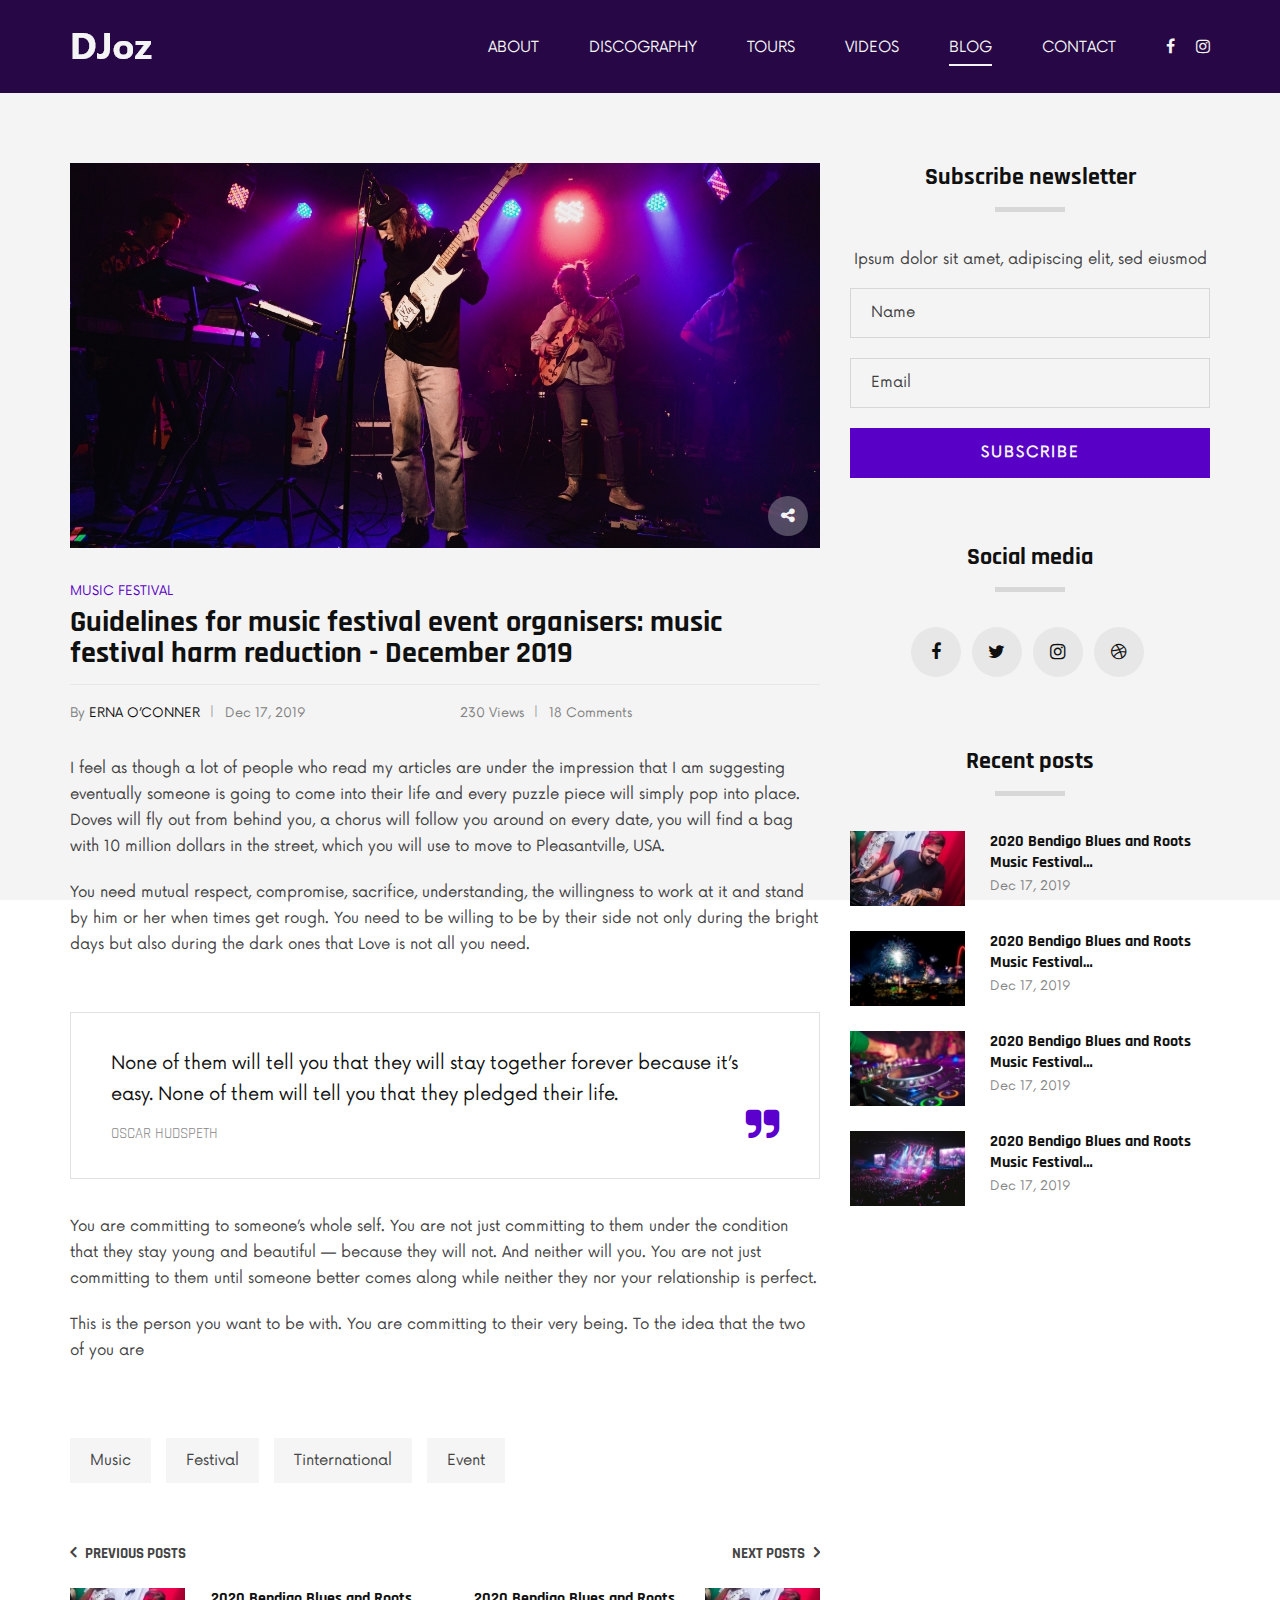
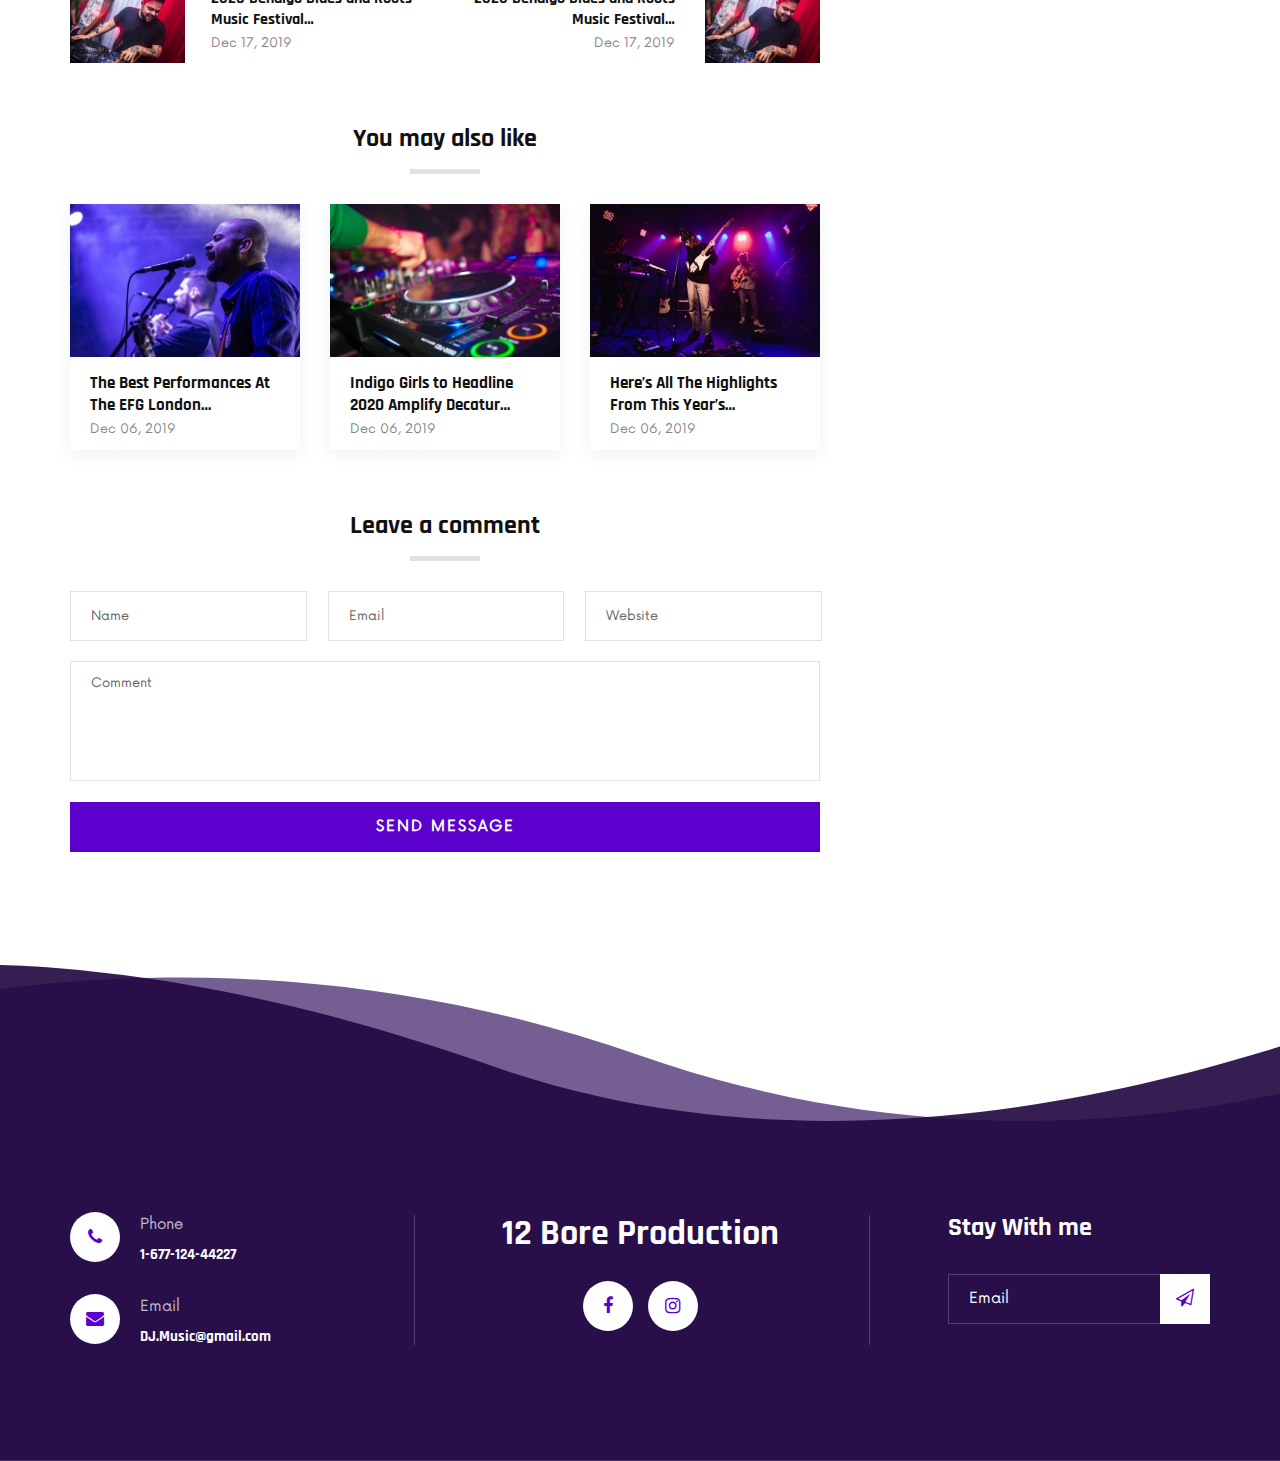
<file: blog-details.html>
<!DOCTYPE html>
<html lang="zxx">

<head>
    <meta charset="UTF-8">
    <meta name="description" content="12Bore Production">
    <meta name="keywords" content="DJoz, unica, creative, html">
    <meta name="viewport" content="width=device-width, initial-scale=1.0">
    <meta http-equiv="X-UA-Compatible" content="ie=edge">
    <title>12Bore | Production</title>

    <!-- Google Font -->
    <link href="https://fonts.googleapis.com/css2?family=Rajdhani:wght@400;500;600;700&display=swap" rel="stylesheet">

    <!-- Css Styles -->
    <link rel="stylesheet" href="css/bootstrap.min.css" type="text/css">
    <link rel="stylesheet" href="css/font-awesome.min.css" type="text/css">
    <link rel="stylesheet" href="css/barfiller.css" type="text/css">
    <link rel="stylesheet" href="css/nowfont.css" type="text/css">
    <link rel="stylesheet" href="css/rockville.css" type="text/css">
    <link rel="stylesheet" href="css/magnific-popup.css" type="text/css">
    <link rel="stylesheet" href="css/owl.carousel.min.css" type="text/css">
    <link rel="stylesheet" href="css/slicknav.min.css" type="text/css">
    <link rel="stylesheet" href="css/style.css" type="text/css">
</head>

<body>
    <!-- Page Preloder -->
    <div id="preloder">
        <div class="loader"></div>
    </div>

    <!-- Header Section Begin -->
    <header class="header header--normal">
        <div class="container">
            <div class="row">
                <div class="col-lg-2 col-md-2">
                    <div class="header__logo">
                        <a href="./index.html"><img src="img/logo.png" alt=""></a>
                    </div>
                </div>
                <div class="col-lg-10 col-md-10">
                    <div class="header__nav">
                        <nav class="header__menu mobile-menu">
                            <ul>
                                <!-- <li><a href="./index.html">Home</a></li> -->
                                <li><a href="./about.html">About</a></li>
                                <li><a href="./discography.html">Discography</a></li>
                                <li><a href="./tours.html">Tours</a></li>
                                <li><a href="./videos.html">Videos</a></li>
                                <li class="active"><a href="./blog.html">Blog</a>
                                    <ul class="dropdown">
                                        <li><a href="./blog-details.html">Blog Details</a></li>
                                    </ul>
                                </li>
                                <li><a href="./contact.html">Contact</a></li>
                            </ul>
                        </nav>
                        <div class="header__right__social">
                            <a href="https://www.facebook.com/RajaHaseebRHR/"><i class="fa fa-facebook"></i></a>
                            <a href="https://www.instagram.com/rajahaseebrhr?igsh=dzNycm5hNXp4YnQ4"><i class="fa fa-instagram"></i></a>
                        </div>
                    </div>
                </div>
            </div>
            <div id="mobile-menu-wrap"></div>
        </div>
    </header>
    <!-- Header Section End -->

    <!-- Breadcrumb Begin -->
    <!-- <div class="breadcrumb-option">
        <div class="container">
            <div class="row">
                <div class="col-lg-12">
                    <div class="breadcrumb__links">
                        <a href="#"><i class="fa fa-home"></i> Home</a>
                        <a href="#">Blog</a>
                        <span>Guidelines for music festival event organisers: music festival harm reduction - December
                            2019</span>
                    </div>
                </div>
            </div>
        </div>
    </div> -->
    <!-- Breadcrumb End -->

    <!-- Blog Details Section Begin -->
    <section class="blog-details spad">
        <div class="container">
            <div class="row">
                <div class="col-lg-8">
                    <div class="blog__details__content">
                        <div class="blog__details__item">
                            <div class="blog__details__item__pic set-bg" data-setbg="img/blog/details/details-pic.jpg">
                                <a href="#"><i class="fa fa-share-alt"></i></a>
                            </div>
                            <div class="blog__details__item__text">
                                <span>Music festival</span>
                                <h3>Guidelines for music festival event organisers: music festival harm reduction -
                                    December 2019</h3>
                                <div class="blog__details__item__widget">
                                    <div class="row">
                                        <div class="col-lg-6">
                                            <ul>
                                                <li>By <span>Erna O’Conner</span></li>
                                                <li>Dec 17, 2019</li>
                                            </ul>
                                        </div>
                                        <div class="col-lg-6">
                                            <ul>
                                                <li>230 Views</li>
                                                <li>18 Comments</li>
                                            </ul>
                                        </div>
                                    </div>
                                </div>
                            </div>
                        </div>
                        <div class="blog__details__desc">
                            <p>I feel as though a lot of people who read my articles are under the impression that I am
                                suggesting eventually someone is going to come into their life and every puzzle piece
                                will simply pop into place. Doves will fly out from behind you, a chorus will follow you
                                around on every date, you will find a bag with 10 million dollars in the street, which
                                you will use to move to Pleasantville, USA.</p>
                            <p>You need mutual respect, compromise, sacrifice, understanding, the willingness to work at
                                it and stand by him or her when times get rough. You need to be willing to be by their
                                side not only during the bright days but also during the dark ones that Love is not all
                                you need.</p>
                        </div>
                        <div class="blog__details__quote">
                            <p>None of them will tell you that they will stay together forever because it’s easy. None
                                of them will tell you that they pledged their life.</p>
                            <h6>OSCAR HUDSPETH</h6>
                            <i class="fa fa-quote-right"></i>
                        </div>
                        <div class="blog__details__desc">
                            <p>You are committing to someone’s whole self. You are not just committing to them under the
                                condition that they stay young and beautiful — because they will not. And neither will
                                you. You are not just committing to them until someone better comes along while neither
                                they nor your relationship is perfect.</p>
                            <p>This is the person you want to be with. You are committing to their very being. To the
                                idea that the two of you are</p>
                        </div>
                        <div class="blog__details__tags">
                            <a href="#">Music</a>
                            <a href="#">Festival</a>
                            <a href="#">Tinternational</a>
                            <a href="#">Event</a>
                        </div>
                        <div class="blog__details__option">
                            <div class="row">
                                <div class="col-lg-6 col-md-6 col-sm-6">
                                    <a href="#" class="blog__option__btn">
                                        <h6 class="option__btn__name"><i class="fa fa-angle-left"></i> Previous posts
                                        </h6>
                                        <div class="blog__option__btn__item">
                                            <div class="blog__option__btn__pic">
                                                <img src="img/blog/details/blog-change.jpg" alt="">
                                            </div>
                                            <div class="blog__option__btn__text">
                                                <h6>2020 Bendigo Blues and Roots Music Festival…</h6>
                                                <span>Dec 17, 2019</span>
                                            </div>
                                        </div>
                                    </a>
                                </div>
                                <div class="col-lg-6 col-md-6 col-sm-6">
                                    <a href="#" class="blog__option__btn blog__option__btn--next">
                                        <h6 class="option__btn__name">Next posts <i class="fa fa-angle-right"></i></h6>
                                        <div class="blog__option__btn__item">
                                            <div class="blog__option__btn__pic">
                                                <img src="img/blog/details/blog-change.jpg" alt="">
                                            </div>
                                            <div class="blog__option__btn__text">
                                                <h6>2020 Bendigo Blues and Roots Music Festival…</h6>
                                                <span>Dec 17, 2019</span>
                                            </div>
                                        </div>
                                    </a>
                                </div>
                            </div>
                        </div>
                        <div class="blog__details__services">
                            <div class="row">
                                <div class="col-lg-12">
                                    <div class="blog__details__services__title">
                                        <h4>You may also like</h4>
                                    </div>
                                </div>
                            </div>
                            <div class="row">
                                <div class="col-lg-4 col-md-6 col-sm-6">
                                    <div class="blog__details__services__item">
                                        <div class="blog__details__services__item__pic">
                                            <img src="img/blog/details/bs-1.jpg" alt="">
                                        </div>
                                        <div class="blog__details__services__item__text">
                                            <h6><a href="#">The Best Performances At The EFG London…</a></h6>
                                            <span>Dec 06, 2019</span>
                                        </div>
                                    </div>
                                </div>
                                <div class="col-lg-4 col-md-6 col-sm-6">
                                    <div class="blog__details__services__item">
                                        <div class="blog__details__services__item__pic">
                                            <img src="img/blog/details/bs-2.jpg" alt="">
                                        </div>
                                        <div class="blog__details__services__item__text">
                                            <h6><a href="#">Indigo Girls to Headline 2020 Amplify Decatur…</a></h6>
                                            <span>Dec 06, 2019</span>
                                        </div>
                                    </div>
                                </div>
                                <div class="col-lg-4 col-md-6 col-sm-6">
                                    <div class="blog__details__services__item">
                                        <div class="blog__details__services__item__pic">
                                            <img src="img/blog/details/bs-3.jpg" alt="">
                                        </div>
                                        <div class="blog__details__services__item__text">
                                            <h6><a href="#">Here’s All The Highlights From This Year’s…</a></h6>
                                            <span>Dec 06, 2019</span>
                                        </div>
                                    </div>
                                </div>
                            </div>
                        </div>
                        <div class="blog__details__form">
                            <div class="blog__details__form__title">
                                <h4>Leave a comment</h4>
                            </div>
                            <form action="#">
                                <div class="input__list">
                                    <input type="text" placeholder="Name">
                                    <input type="text" placeholder="Email">
                                    <input type="text" placeholder="Website">
                                </div>
                                <textarea placeholder="Comment"></textarea>
                                <button type="submit" class="site-btn">SEND MESSAGE</button>
                            </form>
                        </div>
                    </div>
                </div>
                <div class="col-lg-4">
                    <div class="blog__sidebar">
                        <div class="blog__sidebar__item">
                            <div class="blog__sidebar__title">
                                <h4>Subscribe newsletter</h4>
                            </div>
                            <p>Ipsum dolor sit amet, adipiscing elit, sed eiusmod </p>
                            <form action="#">
                                <input type="text" placeholder="Name">
                                <input type="text" placeholder="Email">
                                <button type="submit" class="site-btn">Subscribe</button>
                            </form>
                        </div>
                        <div class="blog__sidebar__item">
                            <div class="blog__sidebar__title">
                                <h4>Social media</h4>
                            </div>
                            <div class="blog__sidebar__social">
                                <a href="#"><i class="fa fa-facebook"></i></a>
                                <a href="#"><i class="fa fa-twitter"></i></a>
                                <a href="#"><i class="fa fa-instagram"></i></a>
                                <a href="#"><i class="fa fa-dribbble"></i></a>
                            </div>
                        </div>
                        <div class="blog__sidebar__item">
                            <div class="blog__sidebar__title">
                                <h4>Recent posts</h4>
                            </div>
                            <a href="#" class="recent__item">
                                <div class="recent__item__pic">
                                    <img src="img/blog/br-1.jpg" alt="">
                                </div>
                                <div class="recent__item__text">
                                    <h6>2020 Bendigo Blues and Roots Music Festival…</h6>
                                    <span>Dec 17, 2019</span>
                                </div>
                            </a>
                            <a href="#" class="recent__item">
                                <div class="recent__item__pic">
                                    <img src="img/blog/br-2.jpg" alt="">
                                </div>
                                <div class="recent__item__text">
                                    <h6>2020 Bendigo Blues and Roots Music Festival…</h6>
                                    <span>Dec 17, 2019</span>
                                </div>
                            </a>
                            <a href="#" class="recent__item">
                                <div class="recent__item__pic">
                                    <img src="img/blog/br-3.jpg" alt="">
                                </div>
                                <div class="recent__item__text">
                                    <h6>2020 Bendigo Blues and Roots Music Festival…</h6>
                                    <span>Dec 17, 2019</span>
                                </div>
                            </a>
                            <a href="#" class="recent__item">
                                <div class="recent__item__pic">
                                    <img src="img/blog/br-4.jpg" alt="">
                                </div>
                                <div class="recent__item__text">
                                    <h6>2020 Bendigo Blues and Roots Music Festival…</h6>
                                    <span>Dec 17, 2019</span>
                                </div>
                            </a>
                        </div>
                    </div>
                </div>
            </div>
        </div>
    </section>
    <!-- Blog Details Section End -->

    <!-- Footer Section Begin -->
    <footer class="footer footer--normal spad set-bg" data-setbg="img/footer-bg.png">
        <div class="container">
            <div class="row">
                <div class="col-lg-3 col-md-6">
                    <div class="footer__address">
                        <ul>
                            <li>
                                <i class="fa fa-phone"></i>
                                <p>Phone</p>
                                <h6>1-677-124-44227</h6>
                            </li>
                            <li>
                                <i class="fa fa-envelope"></i>
                                <p>Email</p>
                                <h6>DJ.Music@gmail.com</h6>
                            </li>
                        </ul>
                    </div>
                </div>
                <div class="col-lg-4 offset-lg-1 col-md-6">
                    <div class="footer__social">
                        <h2>12 Bore Production</h2>
                        <div class="footer__social__links">
                            <a href="https://www.facebook.com/RajaHaseebRHR/"><i class="fa fa-facebook"></i></a>
                            <a href="https://www.instagram.com/rajahaseebrhr?igsh=dzNycm5hNXp4YnQ4"><i class="fa fa-instagram"></i></a>
                        </div>
                    </div>
                </div>
                <div class="col-lg-3 offset-lg-1 col-md-6">
                    <div class="footer__newslatter">
                        <h4>Stay With me</h4>
                        <form action="#">
                            <input type="text" placeholder="Email">
                            <button type="submit"><i class="fa fa-send-o"></i></button>
                        </form>
                    </div>
                </div>
            </div>
        </div>
    </footer>
    <!-- Footer Section End -->

    <!-- Js Plugins -->
    <script src="js/jquery-3.3.1.min.js"></script>
    <script src="js/bootstrap.min.js"></script>
    <script src="js/jquery.magnific-popup.min.js"></script>
    <script src="js/jquery.nicescroll.min.js"></script>
    <script src="js/jquery.barfiller.js"></script>
    <script src="js/jquery.countdown.min.js"></script>
    <script src="js/jquery.slicknav.js"></script>
    <script src="js/owl.carousel.min.js"></script>
    <script src="js/main.js"></script>

    <!-- Music Plugin -->
    <script src="js/jquery.jplayer.min.js"></script>
    <script src="js/jplayerInit.js"></script>
</body>

</html>
</file>
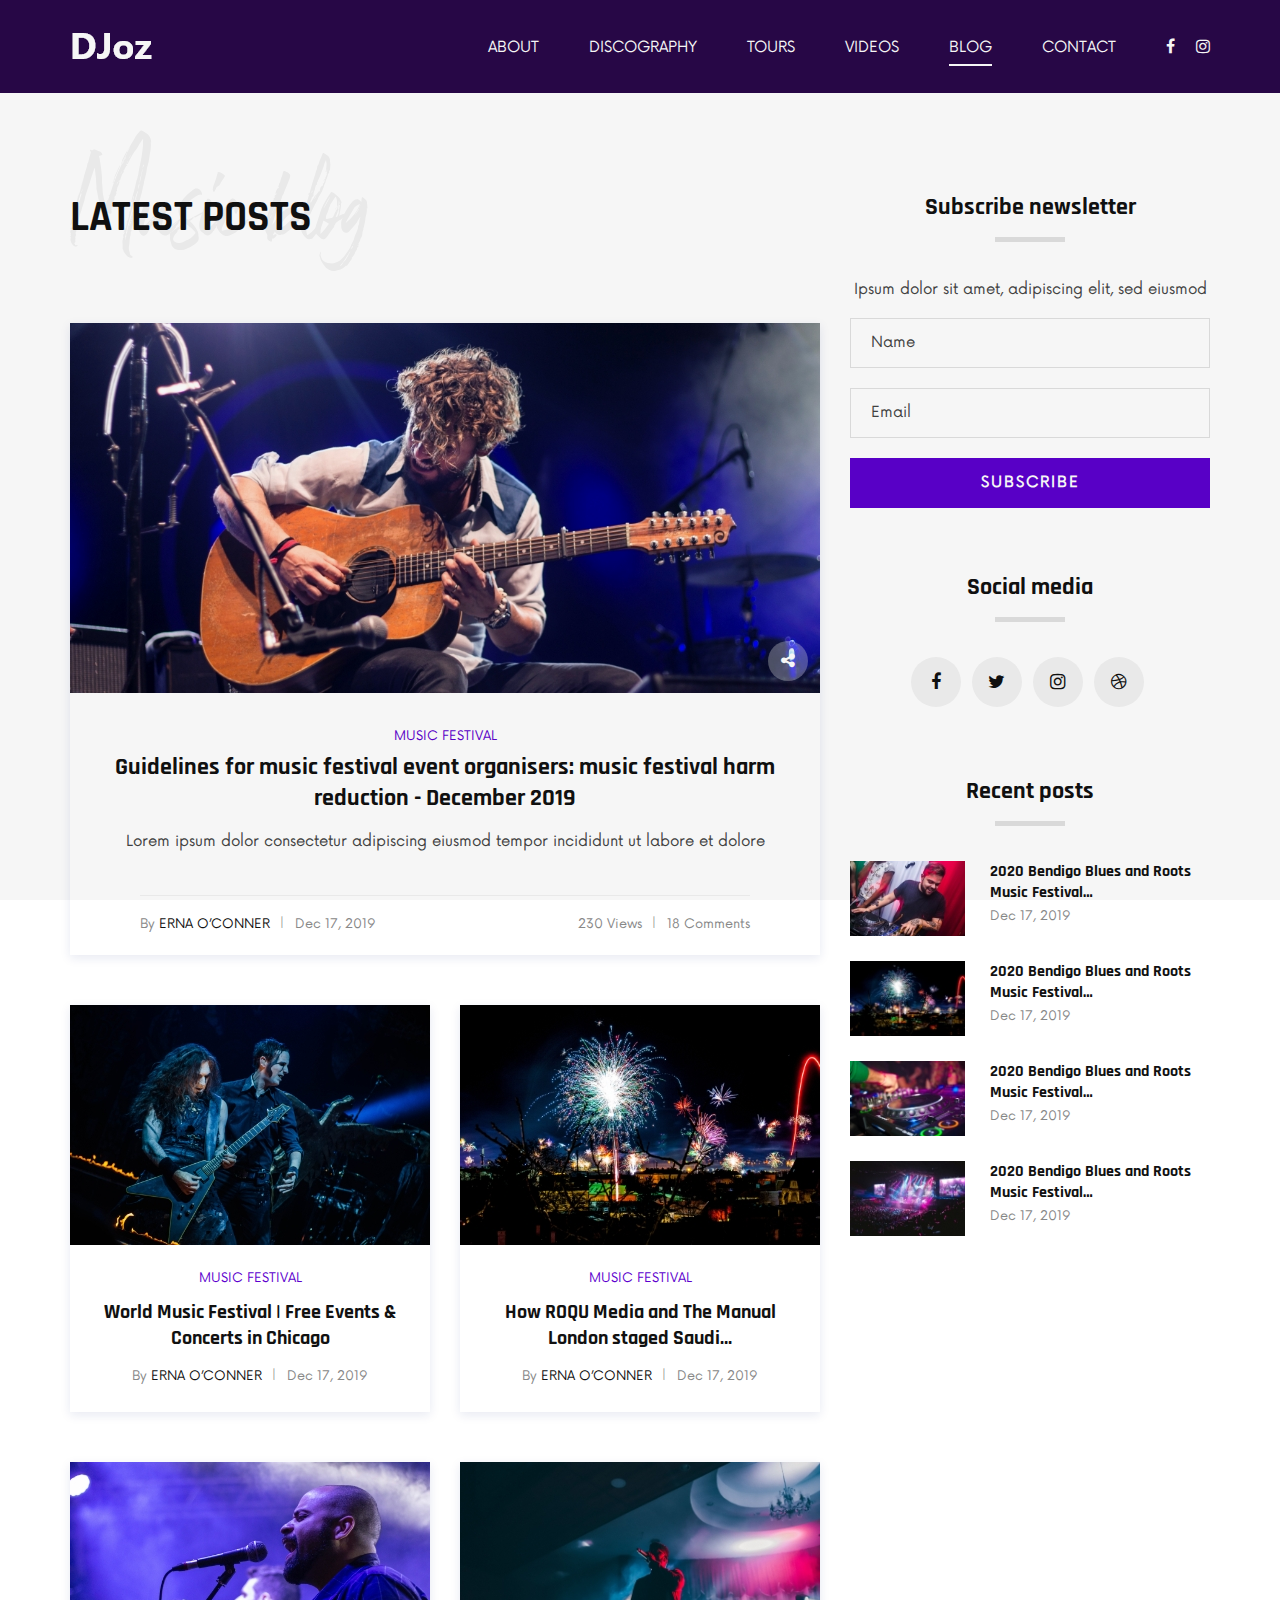
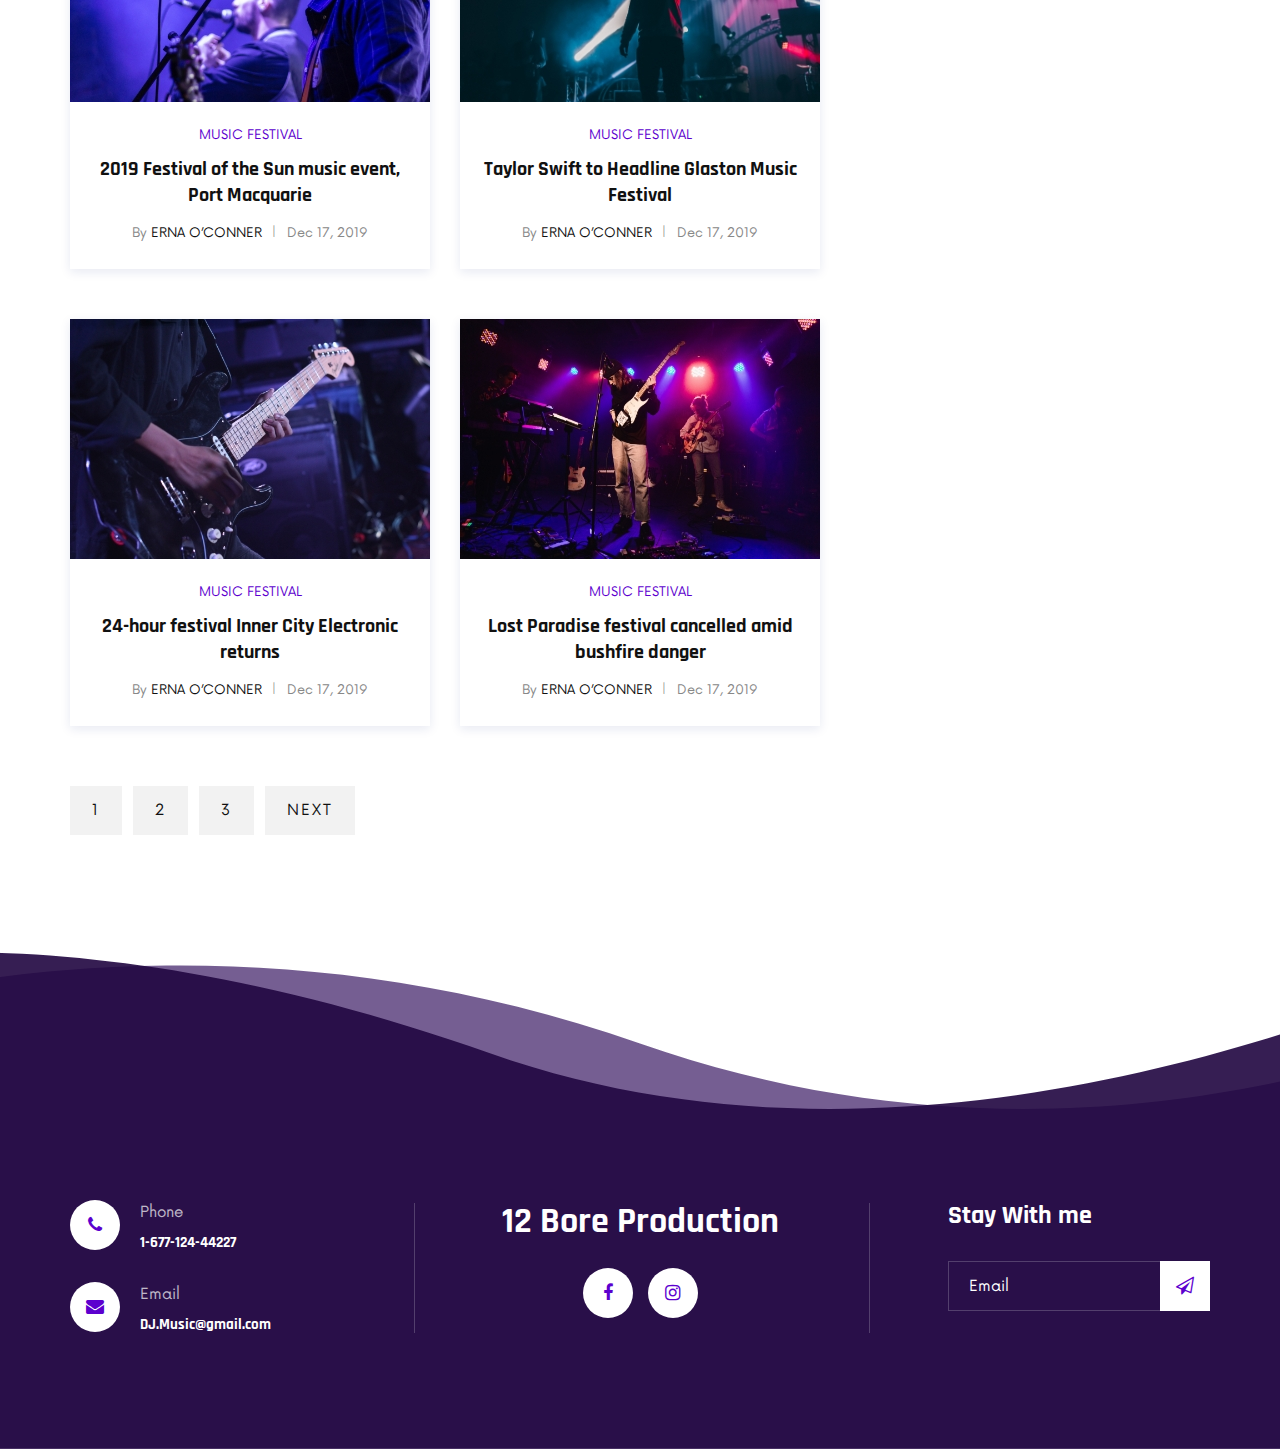
<file: blog.html>
<!DOCTYPE html>
<html lang="zxx">

<head>
    <meta charset="UTF-8">
    <meta name="description" content="12Bore Production">
    <meta name="keywords" content="DJoz, unica, creative, html">
    <meta name="viewport" content="width=device-width, initial-scale=1.0">
    <meta http-equiv="X-UA-Compatible" content="ie=edge">
    <title>12Bore | Production</title>

    <!-- Google Font -->
    <link href="https://fonts.googleapis.com/css2?family=Rajdhani:wght@400;500;600;700&display=swap" rel="stylesheet">

    <!-- Css Styles -->
    <link rel="stylesheet" href="css/bootstrap.min.css" type="text/css">
    <link rel="stylesheet" href="css/font-awesome.min.css" type="text/css">
    <link rel="stylesheet" href="css/barfiller.css" type="text/css">
    <link rel="stylesheet" href="css/nowfont.css" type="text/css">
    <link rel="stylesheet" href="css/rockville.css" type="text/css">
    <link rel="stylesheet" href="css/magnific-popup.css" type="text/css">
    <link rel="stylesheet" href="css/owl.carousel.min.css" type="text/css">
    <link rel="stylesheet" href="css/slicknav.min.css" type="text/css">
    <link rel="stylesheet" href="css/style.css" type="text/css">
</head>

<body>
    <!-- Page Preloder -->
    <div id="preloder">
        <div class="loader"></div>
    </div>

    <!-- Header Section Begin -->
    <header class="header header--normal">
        <div class="container">
            <div class="row">
                <div class="col-lg-2 col-md-2">
                    <div class="header__logo">
                        <a href="./index.html"><img src="img/logo.png" alt=""></a>
                    </div>
                </div>
                <div class="col-lg-10 col-md-10">
                    <div class="header__nav">
                        <nav class="header__menu mobile-menu">
                            <ul>
                                <!-- <li><a href="./index.html">Home</a></li> -->
                                <li><a href="./about.html">About</a></li>
                                <li><a href="./discography.html">Discography</a></li>
                                <li><a href="./tours.html">Tours</a></li>
                                <li><a href="./videos.html">Videos</a></li>
                                <li class="active"><a href="./blog.html">Blog</a>
                                    <ul class="dropdown">
                                        <li><a href="./blog-details.html">Blog Details</a></li>
                                    </ul>
                                </li>
                                <li><a href="./contact.html">Contact</a></li>
                            </ul>
                        </nav>
                        <div class="header__right__social">
                            <a href="https://www.facebook.com/RajaHaseebRHR/"><i class="fa fa-facebook"></i></a>
                            <a href="https://www.instagram.com/rajahaseebrhr?igsh=dzNycm5hNXp4YnQ4"><i class="fa fa-instagram"></i></a>
                        </div>
                    </div>
                </div>
            </div>
            <div id="mobile-menu-wrap"></div>
        </div>
    </header>
    <!-- Header Section End -->

    <!-- Breadcrumb Begin -->
    <!-- <div class="breadcrumb-option">
        <div class="container">
            <div class="row">
                <div class="col-lg-12">
                    <div class="breadcrumb__links">
                        <a href="#"><i class="fa fa-home"></i> Home</a>
                        <span>Blog</span>
                    </div>
                </div>
            </div>
        </div>
    </div> -->
    <!-- Breadcrumb End -->

    <!-- Blog Section Begin -->
    <section class="blog spad">
        <div class="container">
            <div class="row">
                <div class="col-lg-8">
                    <div class="section-title">
                        <h2>Latest posts</h2>
                        <h1>Music blog</h1>
                    </div>
                    <div class="blog__large">
                        <div class="blog__large__pic set-bg" data-setbg="img/blog/large-item.jpg">
                            <a href="#"><i class="fa fa-share-alt"></i></a>
                        </div>
                        <div class="blog__large__text">
                            <span>Music festival</span>
                            <h4>Guidelines for music festival event organisers: music festival harm reduction - December
                                2019</h4>
                            <p>Lorem ipsum dolor consectetur adipiscing eiusmod tempor incididunt ut labore et dolore
                            </p>
                            <div class="blog__large__widget">
                                <div class="row">
                                    <div class="col-lg-6 col-md-6">
                                        <ul>
                                            <li>By <span>Erna O’Conner</span></li>
                                            <li>Dec 17, 2019</li>
                                        </ul>
                                    </div>
                                    <div class="col-lg-6 col-md-6">
                                        <ul class="right__widget">
                                            <li>230 Views</li>
                                            <li>18 Comments</li>
                                        </ul>
                                    </div>
                                </div>
                            </div>
                        </div>
                    </div>
                    <div class="row">
                        <div class="col-lg-6 col-md-6 col-sm-6">
                            <div class="blog__item">
                                <div class="blog__item__pic">
                                    <img src="img/blog/blog-1.jpg" alt="">
                                </div>
                                <div class="blog__item__text">
                                    <span>Music festival</span>
                                    <h5>World Music Festival | Free Events & Concerts in Chicago</h5>
                                    <ul>
                                        <li>By <span>Erna O’Conner</span></li>
                                        <li>Dec 17, 2019</li>
                                    </ul>
                                </div>
                            </div>
                        </div>
                        <div class="col-lg-6 col-md-6 col-sm-6">
                            <div class="blog__item">
                                <div class="blog__item__pic">
                                    <img src="img/blog/blog-2.jpg" alt="">
                                </div>
                                <div class="blog__item__text">
                                    <span>Music festival</span>
                                    <h5>How ROQU Media and The Manual London staged Saudi…</h5>
                                    <ul>
                                        <li>By <span>Erna O’Conner</span></li>
                                        <li>Dec 17, 2019</li>
                                    </ul>
                                </div>
                            </div>
                        </div>
                        <div class="col-lg-6 col-md-6 col-sm-6">
                            <div class="blog__item">
                                <div class="blog__item__pic">
                                    <img src="img/blog/blog-3.jpg" alt="">
                                </div>
                                <div class="blog__item__text">
                                    <span>Music festival</span>
                                    <h5>2019 Festival of the Sun music event, Port Macquarie</h5>
                                    <ul>
                                        <li>By <span>Erna O’Conner</span></li>
                                        <li>Dec 17, 2019</li>
                                    </ul>
                                </div>
                            </div>
                        </div>
                        <div class="col-lg-6 col-md-6 col-sm-6">
                            <div class="blog__item">
                                <div class="blog__item__pic">
                                    <img src="img/blog/blog-4.jpg" alt="">
                                </div>
                                <div class="blog__item__text">
                                    <span>Music festival</span>
                                    <h5>Taylor Swift to Headline Glaston Music Festival</h5>
                                    <ul>
                                        <li>By <span>Erna O’Conner</span></li>
                                        <li>Dec 17, 2019</li>
                                    </ul>
                                </div>
                            </div>
                        </div>
                        <div class="col-lg-6 col-md-6 col-sm-6">
                            <div class="blog__item">
                                <div class="blog__item__pic">
                                    <img src="img/blog/blog-5.jpg" alt="">
                                </div>
                                <div class="blog__item__text">
                                    <span>Music festival</span>
                                    <h5>24-hour festival Inner City Electronic returns</h5>
                                    <ul>
                                        <li>By <span>Erna O’Conner</span></li>
                                        <li>Dec 17, 2019</li>
                                    </ul>
                                </div>
                            </div>
                        </div>
                        <div class="col-lg-6 col-md-6 col-sm-6">
                            <div class="blog__item">
                                <div class="blog__item__pic">
                                    <img src="img/blog/blog-6.jpg" alt="">
                                </div>
                                <div class="blog__item__text">
                                    <span>Music festival</span>
                                    <h5>Lost Paradise festival cancelled amid bushfire danger</h5>
                                    <ul>
                                        <li>By <span>Erna O’Conner</span></li>
                                        <li>Dec 17, 2019</li>
                                    </ul>
                                </div>
                            </div>
                        </div>
                        <div class="col-lg-12">
                            <div class="pagination__links blog__pagination">
                                <a href="#">1</a>
                                <a href="#">2</a>
                                <a href="#">3</a>
                                <a href="#">Next</a>
                            </div>
                        </div>
                    </div>
                </div>
                <div class="col-lg-4">
                    <div class="blog__sidebar">
                        <div class="blog__sidebar__item">
                            <div class="blog__sidebar__title">
                                <h4>Subscribe newsletter</h4>
                            </div>
                            <p>Ipsum dolor sit amet, adipiscing elit, sed eiusmod </p>
                            <form action="#">
                                <input type="text" placeholder="Name">
                                <input type="text" placeholder="Email">
                                <button type="submit" class="site-btn">Subscribe</button>
                            </form>
                        </div>
                        <div class="blog__sidebar__item">
                            <div class="blog__sidebar__title">
                                <h4>Social media</h4>
                            </div>
                            <div class="blog__sidebar__social">
                                <a href="https://www.facebook.com/RajaHaseebRHR/"><i class="fa fa-facebook"></i></a>
                                <a href="#"><i class="fa fa-twitter"></i></a>
                                <a href="https://www.instagram.com/rajahaseebrhr?igsh=dzNycm5hNXp4YnQ4"><i class="fa fa-instagram"></i></a>
                                <a href="#"><i class="fa fa-dribbble"></i></a>
                            </div>
                        </div>
                        <div class="blog__sidebar__item">
                            <div class="blog__sidebar__title">
                                <h4>Recent posts</h4>
                            </div>
                            <a href="#" class="recent__item">
                                <div class="recent__item__pic">
                                    <img src="img/blog/br-1.jpg" alt="">
                                </div>
                                <div class="recent__item__text">
                                    <h6>2020 Bendigo Blues and Roots Music Festival…</h6>
                                    <span>Dec 17, 2019</span>
                                </div>
                            </a>
                            <a href="#" class="recent__item">
                                <div class="recent__item__pic">
                                    <img src="img/blog/br-2.jpg" alt="">
                                </div>
                                <div class="recent__item__text">
                                    <h6>2020 Bendigo Blues and Roots Music Festival…</h6>
                                    <span>Dec 17, 2019</span>
                                </div>
                            </a>
                            <a href="#" class="recent__item">
                                <div class="recent__item__pic">
                                    <img src="img/blog/br-3.jpg" alt="">
                                </div>
                                <div class="recent__item__text">
                                    <h6>2020 Bendigo Blues and Roots Music Festival…</h6>
                                    <span>Dec 17, 2019</span>
                                </div>
                            </a>
                            <a href="#" class="recent__item">
                                <div class="recent__item__pic">
                                    <img src="img/blog/br-4.jpg" alt="">
                                </div>
                                <div class="recent__item__text">
                                    <h6>2020 Bendigo Blues and Roots Music Festival…</h6>
                                    <span>Dec 17, 2019</span>
                                </div>
                            </a>
                        </div>
                    </div>
                </div>
            </div>
        </div>
    </section>
    <!-- Blog Section End -->

    <!-- Footer Section Begin -->
    <footer class="footer footer--normal spad set-bg" data-setbg="img/footer-bg.png">
        <div class="container">
            <div class="row">
                <div class="col-lg-3 col-md-6">
                    <div class="footer__address">
                        <ul>
                            <li>
                                <i class="fa fa-phone"></i>
                                <p>Phone</p>
                                <h6>1-677-124-44227</h6>
                            </li>
                            <li>
                                <i class="fa fa-envelope"></i>
                                <p>Email</p>
                                <h6>DJ.Music@gmail.com</h6>
                            </li>
                        </ul>
                    </div>
                </div>
                <div class="col-lg-4 offset-lg-1 col-md-6">
                    <div class="footer__social">
                        <h2>12 Bore Production</h2>
                        <div class="footer__social__links">
                            <a href="https://www.facebook.com/RajaHaseebRHR/"><i class="fa fa-facebook"></i></a>
                            <a href="https://www.instagram.com/rajahaseebrhr?igsh=dzNycm5hNXp4YnQ4"><i class="fa fa-instagram"></i></a>
                        </div>
                    </div>
                </div>
                <div class="col-lg-3 offset-lg-1 col-md-6">
                    <div class="footer__newslatter">
                        <h4>Stay With me</h4>
                        <form action="#">
                            <input type="text" placeholder="Email">
                            <button type="submit"><i class="fa fa-send-o"></i></button>
                        </form>
                    </div>
                </div>
            </div>
        </div>
    </footer>
    <!-- Footer Section End -->

    <!-- Js Plugins -->
    <script src="js/jquery-3.3.1.min.js"></script>
    <script src="js/bootstrap.min.js"></script>
    <script src="js/jquery.magnific-popup.min.js"></script>
    <script src="js/jquery.nicescroll.min.js"></script>
    <script src="js/jquery.barfiller.js"></script>
    <script src="js/jquery.countdown.min.js"></script>
    <script src="js/jquery.slicknav.js"></script>
    <script src="js/owl.carousel.min.js"></script>
    <script src="js/main.js"></script>

    <!-- Music Plugin -->
    <script src="js/jquery.jplayer.min.js"></script>
    <script src="js/jplayerInit.js"></script>
</body>

</html>
</file>
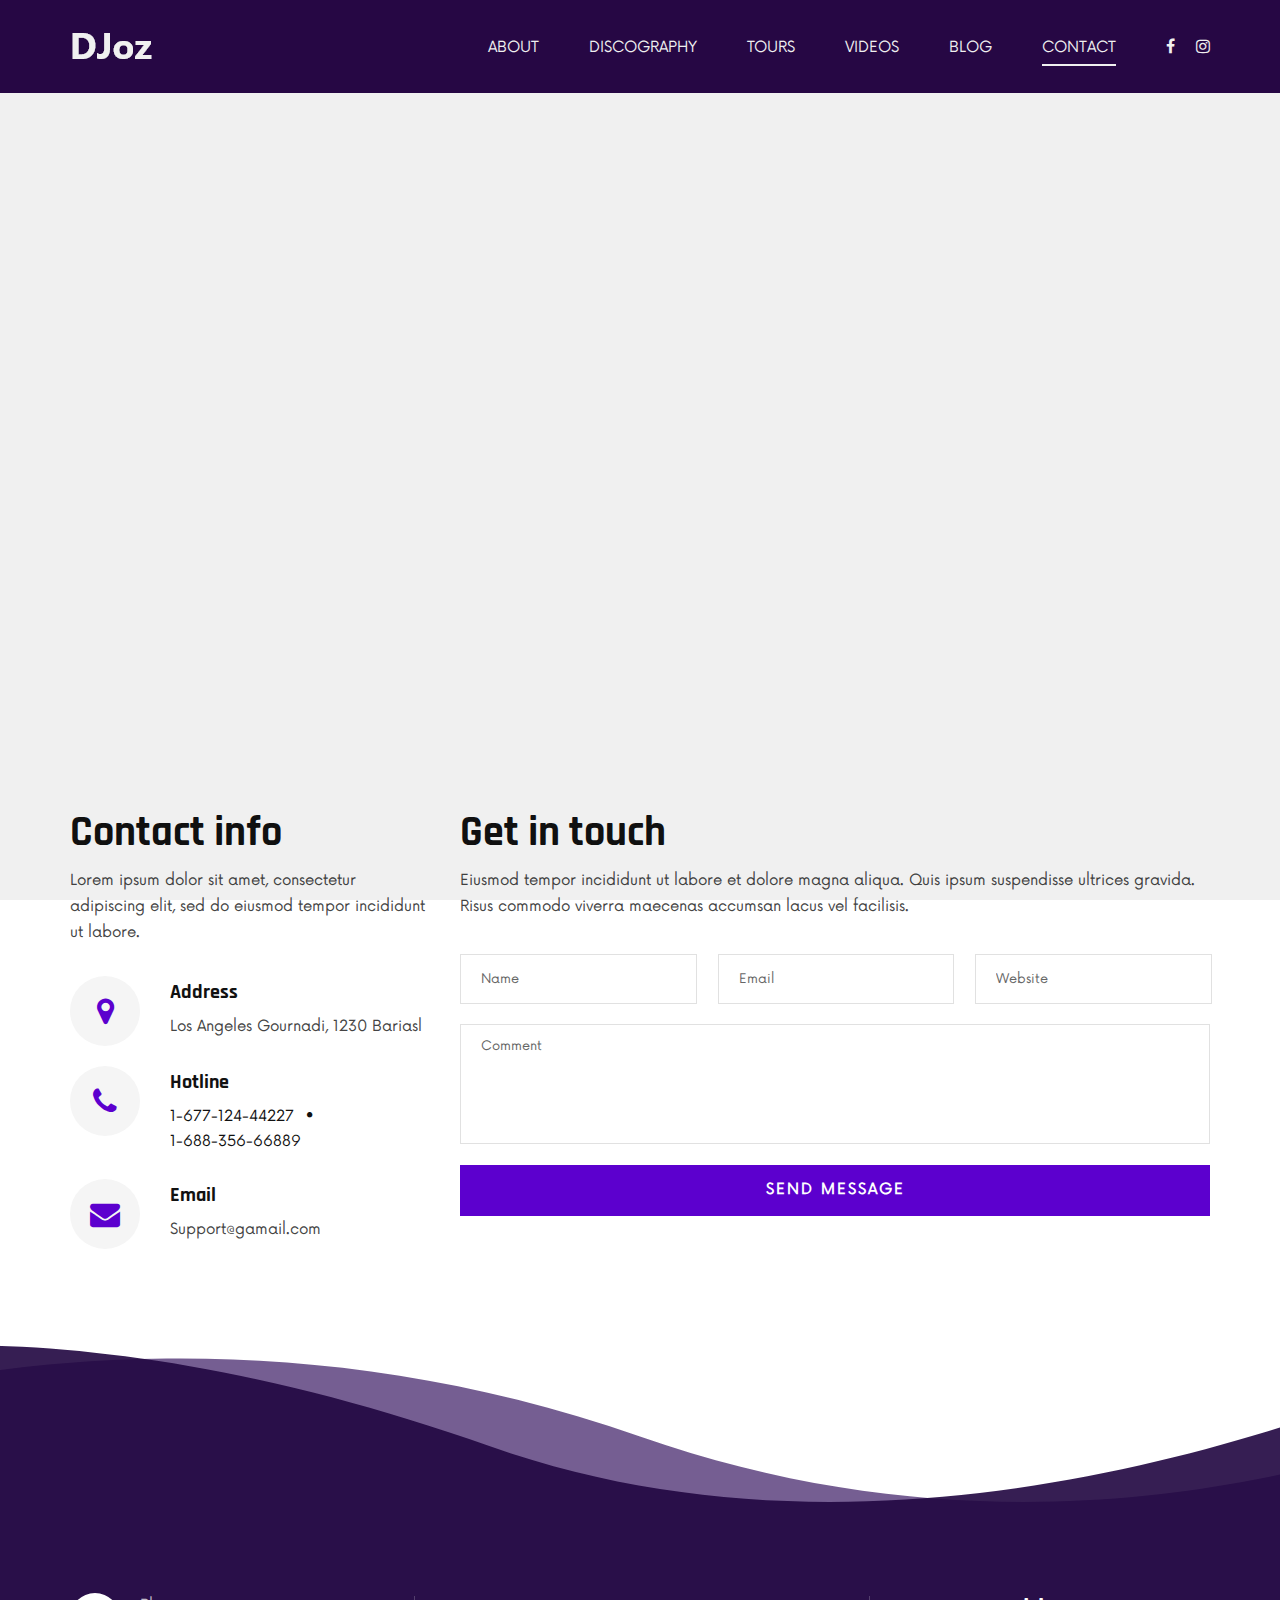
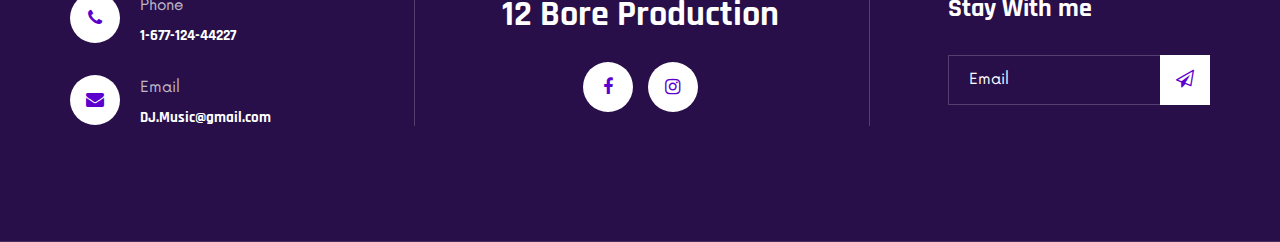
<file: contact.html>
<!DOCTYPE html>
<html lang="zxx">

<head>
    <meta charset="UTF-8">
    <meta name="description" content="12Bore Production">
    <meta name="keywords" content="DJoz, unica, creative, html">
    <meta name="viewport" content="width=device-width, initial-scale=1.0">
    <meta http-equiv="X-UA-Compatible" content="ie=edge">
    <title>12Bore | Production</title>

    <!-- Google Font -->
    <link href="https://fonts.googleapis.com/css2?family=Rajdhani:wght@400;500;600;700&display=swap" rel="stylesheet">

    <!-- Css Styles -->
    <link rel="stylesheet" href="css/bootstrap.min.css" type="text/css">
    <link rel="stylesheet" href="css/font-awesome.min.css" type="text/css">
    <link rel="stylesheet" href="css/barfiller.css" type="text/css">
    <link rel="stylesheet" href="css/nowfont.css" type="text/css">
    <link rel="stylesheet" href="css/rockville.css" type="text/css">
    <link rel="stylesheet" href="css/magnific-popup.css" type="text/css">
    <link rel="stylesheet" href="css/owl.carousel.min.css" type="text/css">
    <link rel="stylesheet" href="css/slicknav.min.css" type="text/css">
    <link rel="stylesheet" href="css/style.css" type="text/css">
</head>

<body>
    <!-- Page Preloder -->
    <div id="preloder">
        <div class="loader"></div>
    </div>

    <!-- Header Section Begin -->
    <header class="header header--normal">
        <div class="container">
            <div class="row">
                <div class="col-lg-2 col-md-2">
                    <div class="header__logo">
                        <a href="./index.html"><img src="img/logo.png" alt=""></a>
                    </div>
                </div>
                <div class="col-lg-10 col-md-10">
                    <div class="header__nav">
                        <nav class="header__menu mobile-menu">
                            <ul>
                                <!-- <li><a href="./index.html">Home</a></li> -->
                                <li><a href="./about.html">About</a></li>
                                <li><a href="./discography.html">Discography</a></li>
                                <li><a href="./tours.html">Tours</a></li>
                                <li><a href="./videos.html">Videos</a></li>
                                <li><a href="./blog.html">Blog</a>
                                    <ul class="dropdown">
                                        <li><a href="./blog-details.html">Blog Details</a></li>
                                    </ul>
                                </li>
                                <li class="active"><a href="./contact.html">Contact</a></li>
                            </ul>
                        </nav>
                        <div class="header__right__social">
                            <a href="https://www.facebook.com/RajaHaseebRHR/"><i class="fa fa-facebook"></i></a>
                            <a href="https://www.instagram.com/rajahaseebrhr?igsh=dzNycm5hNXp4YnQ4"><i class="fa fa-instagram"></i></a>
                        </div>
                    </div>
                </div>
            </div>
            <div id="mobile-menu-wrap"></div>
        </div>
    </header>
    <!-- Header Section End -->

    <!-- Breadcrumb Begin -->
    <!-- <div class="breadcrumb-option">
        <div class="container">
            <div class="row">
                <div class="col-lg-12">
                    <div class="breadcrumb__links">
                        <a href="#"><i class="fa fa-home"></i> Home</a>
                        <span>Contact</span>
                    </div>
                </div>
            </div>
        </div>
    </div> -->
    <!-- Breadcrumb End -->

    <!-- Map Begin -->
    <div class="map">
        <div class="container">
            <iframe
                src="https://www.google.com/maps/embed?pb=!1m18!1m12!1m3!1d2942.5524090066037!2d-71.10245469994108!3d42.47980730490846!2m3!1f0!2f0!3f0!3m2!1i1024!2i768!4f13.1!3m3!1m2!1s0x89e3748250c43a43%3A0xe1b9879a5e9b6657!2sWinter%20Street%20Public%20Parking%20Lot!5e0!3m2!1sen!2sbd!4v1577299251173!5m2!1sen!2sbd"
                height="585" style="border:0;" allowfullscreen=""></iframe>
        </div>
    </div>
    <!-- Map End -->

    <!-- Contact Section Begin -->
    <section class="contact spad">
        <div class="container">
            <div class="row">
                <div class="col-lg-4">
                    <div class="contact__address">
                        <div class="section-title">
                            <h2>Contact info</h2>
                        </div>
                        <p>Lorem ipsum dolor sit amet, consectetur adipiscing elit, sed do eiusmod tempor incididunt ut
                            labore.</p>
                        <ul>
                            <li>
                                <i class="fa fa-map-marker"></i>
                                <h5>Address</h5>
                                <p>Los Angeles Gournadi, 1230 Bariasl</p>
                            </li>
                            <li>
                                <i class="fa fa-phone"></i>
                                <h5>Hotline</h5>
                                <span>1-677-124-44227</span>
                                <span>1-688-356-66889</span>
                            </li>
                            <li>
                                <i class="fa fa-envelope"></i>
                                <h5>Email</h5>
                                <p>Support@gamail.com</p>
                            </li>
                        </ul>
                    </div>
                </div>
                <div class="col-lg-8">
                    <div class="contact__form">
                        <div class="section-title">
                            <h2>Get in touch</h2>
                        </div>
                        <p>Eiusmod tempor incididunt ut labore et dolore magna aliqua. Quis ipsum suspendisse ultrices
                            gravida. Risus commodo viverra maecenas accumsan lacus vel facilisis. </p>
                        <form action="#">
                            <div class="input__list">
                                <input type="text" placeholder="Name">
                                <input type="text" placeholder="Email">
                                <input type="text" placeholder="Website">
                            </div>
                            <textarea placeholder="Comment"></textarea>
                            <button type="submit" class="site-btn">SEND MESSAGE</button>
                        </form>
                    </div>
                </div>
            </div>
        </div>
    </section>
    <!-- Contact Section End -->

    <!-- Footer Section Begin -->
    <footer class="footer footer--normal spad set-bg" data-setbg="img/footer-bg.png">
        <div class="container">
            <div class="row">
                <div class="col-lg-3 col-md-6">
                    <div class="footer__address">
                        <ul>
                            <li>
                                <i class="fa fa-phone"></i>
                                <p>Phone</p>
                                <h6>1-677-124-44227</h6>
                            </li>
                            <li>
                                <i class="fa fa-envelope"></i>
                                <p>Email</p>
                                <h6>DJ.Music@gmail.com</h6>
                            </li>
                        </ul>
                    </div>
                </div>
                <div class="col-lg-4 offset-lg-1 col-md-6">
                    <div class="footer__social">
                        <h2>12 Bore Production</h2>
                        <div class="footer__social__links">
                            <a href="https://www.facebook.com/RajaHaseebRHR/"><i class="fa fa-facebook"></i></a>
                            <a href="https://www.instagram.com/rajahaseebrhr?igsh=dzNycm5hNXp4YnQ4"><i class="fa fa-instagram"></i></a>
                        </div>
                    </div>
                </div>
                <div class="col-lg-3 offset-lg-1 col-md-6">
                    <div class="footer__newslatter">
                        <h4>Stay With me</h4>
                        <form action="#">
                            <input type="text" placeholder="Email">
                            <button type="submit"><i class="fa fa-send-o"></i></button>
                        </form>
                    </div>
                </div>
            </div>
        </div>
    </footer>
    <!-- Footer Section End -->

    <!-- Js Plugins -->
    <script src="js/jquery-3.3.1.min.js"></script>
    <script src="js/bootstrap.min.js"></script>
    <script src="js/jquery.magnific-popup.min.js"></script>
    <script src="js/jquery.nicescroll.min.js"></script>
    <script src="js/jquery.barfiller.js"></script>
    <script src="js/jquery.countdown.min.js"></script>
    <script src="js/jquery.slicknav.js"></script>
    <script src="js/owl.carousel.min.js"></script>
    <script src="js/main.js"></script>

    <!-- Music Plugin -->
    <script src="js/jquery.jplayer.min.js"></script>
    <script src="js/jplayerInit.js"></script>
</body>

</html>
</file>
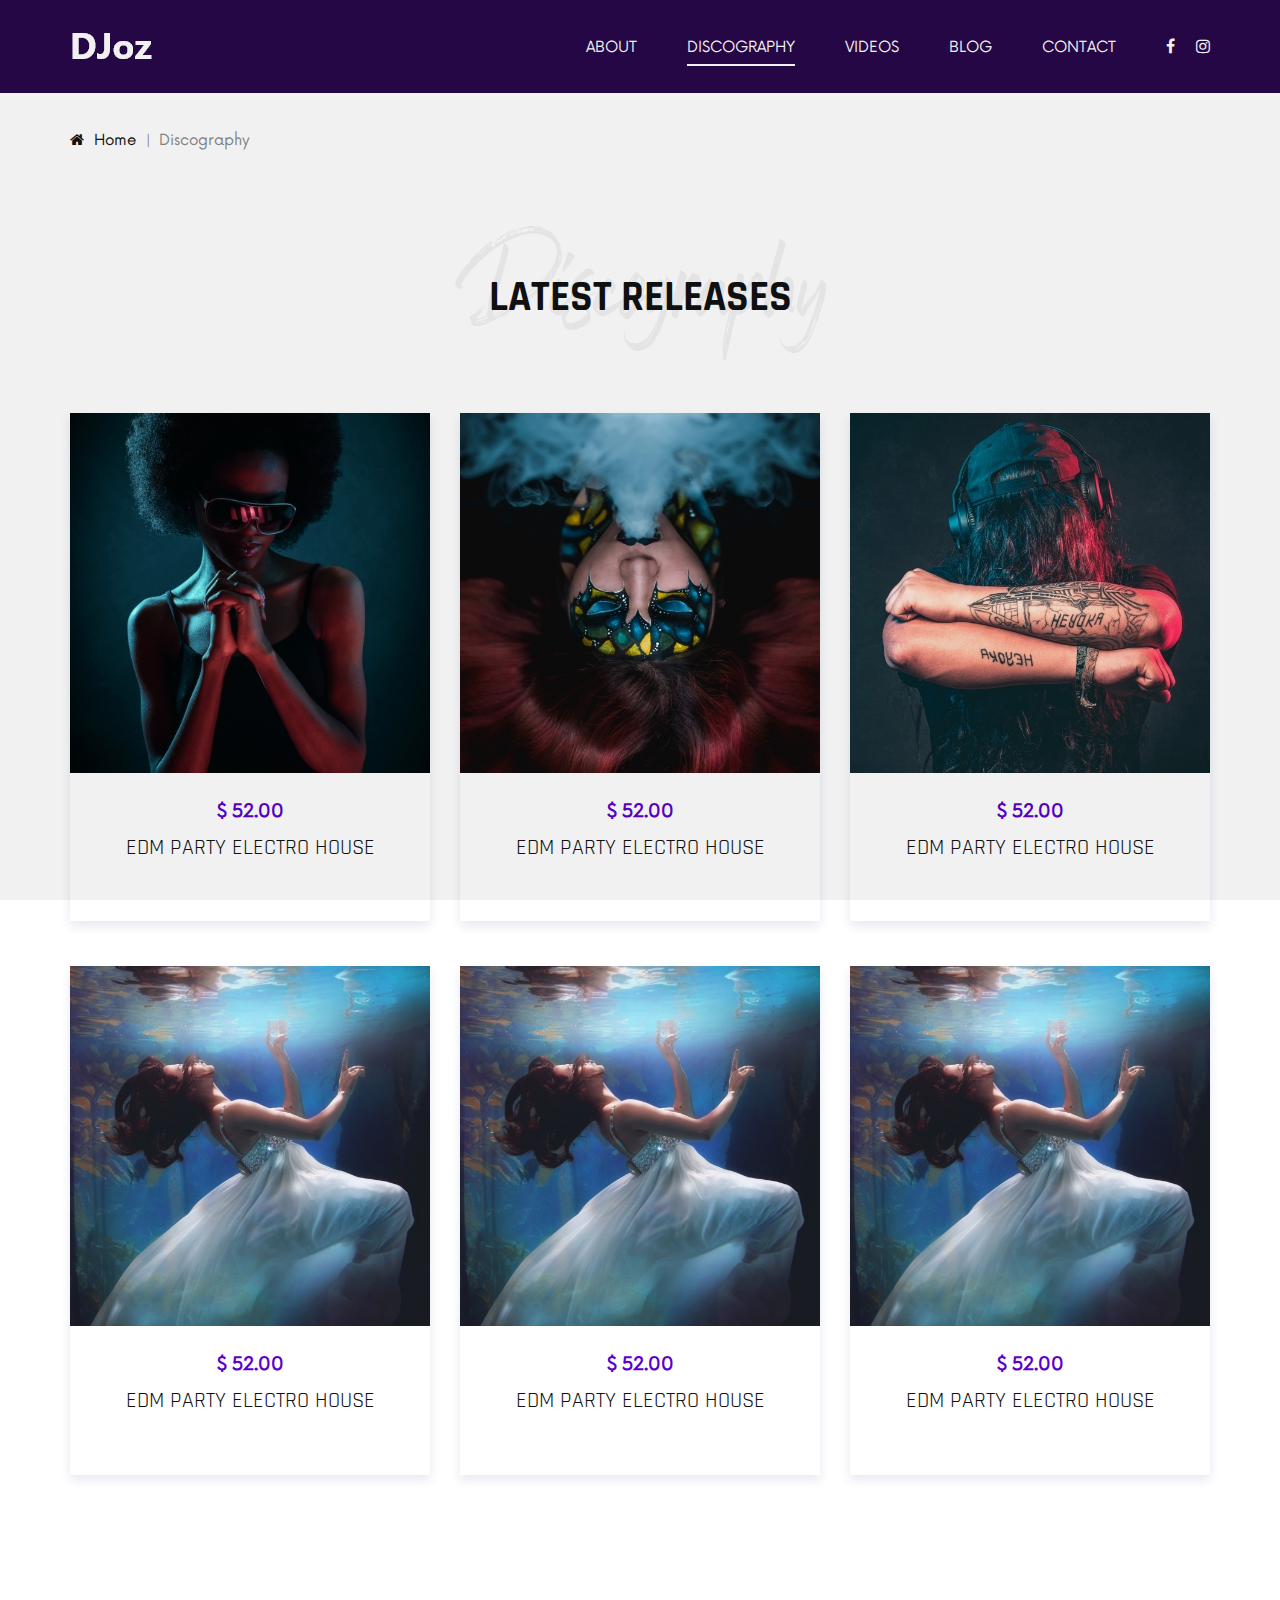
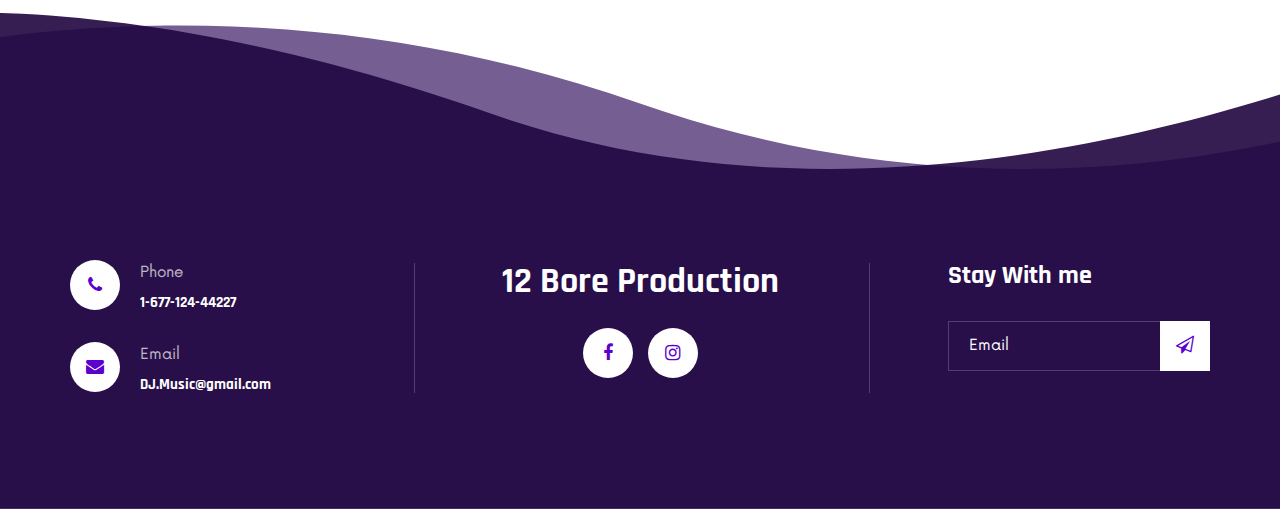
<file: discography.html>
<!DOCTYPE html>
<html lang="zxx">

<head>
    <meta charset="UTF-8">
    <meta name="description" content="12Bore Production">
    <meta name="keywords" content="DJoz, unica, creative, html">
    <meta name="viewport" content="width=device-width, initial-scale=1.0">
    <meta http-equiv="X-UA-Compatible" content="ie=edge">
    <title>12Bore | Production</title>

    <!-- Google Font -->
    <link href="https://fonts.googleapis.com/css2?family=Rajdhani:wght@400;500;600;700&display=swap" rel="stylesheet">

    <!-- Css Styles -->
    <link rel="stylesheet" href="css/bootstrap.min.css" type="text/css">
    <link rel="stylesheet" href="css/font-awesome.min.css" type="text/css">
    <link rel="stylesheet" href="css/barfiller.css" type="text/css">
    <link rel="stylesheet" href="css/nowfont.css" type="text/css">
    <link rel="stylesheet" href="css/rockville.css" type="text/css">
    <link rel="stylesheet" href="css/magnific-popup.css" type="text/css">
    <link rel="stylesheet" href="css/owl.carousel.min.css" type="text/css">
    <link rel="stylesheet" href="css/slicknav.min.css" type="text/css">
    <link rel="stylesheet" href="css/style.css" type="text/css">
</head>

<body>
    <!-- Page Preloder -->
    <div id="preloder">
        <div class="loader"></div>
    </div>

    <!-- Header Section Begin -->
    <header class="header header--normal">
        <div class="container">
            <div class="row">
                <div class="col-lg-2 col-md-2">
                    <div class="header__logo">
                        <a href="./index.html"><img src="img/logo.png" alt=""></a>
                    </div>
                </div>
                <div class="col-lg-10 col-md-10">
                    <div class="header__nav">
                        <nav class="header__menu mobile-menu">
                            <ul>
                                <!-- <li><a href="./index.html">Home</a></li> -->
                                <li><a href="./about.html">About</a></li>
                                <li class="active"><a href="./discography.html">Discography</a></li>
                                <li><a href="./videos.html">Videos</a></li>
                                <li><a href="./blog.html">Blog</a>
                                    <ul class="dropdown">
                                        <li><a href="./blog-details.html">Blog Details</a></li>
                                    </ul>
                                </li>
                                <li><a href="./contact.html">Contact</a></li>
                            </ul>
                        </nav>
                        <div class="header__right__social">
                            <a href="https://www.facebook.com/RajaHaseebRHR/"><i class="fa fa-facebook"></i></a>
                            <a href="https://www.instagram.com/rajahaseebrhr?igsh=dzNycm5hNXp4YnQ4"><i class="fa fa-instagram"></i></a>
                        </div>
                    </div>
                </div>
            </div>
            <div id="mobile-menu-wrap"></div>
        </div>
    </header>
    <!-- Header Section End -->

    <!-- Breadcrumb Begin -->
    <div class="breadcrumb-option">
        <div class="container">
            <div class="row">
                <div class="col-lg-12">
                    <div class="breadcrumb__links">
                        <a href="#"><i class="fa fa-home"></i> Home</a>
                        <span>Discography</span>
                    </div>
                </div>
            </div>
        </div>
    </div>
    <!-- Breadcrumb End -->

    <!-- Discography Section Begin -->
    <section class="discography spad">
        <div class="container">
            <div class="row">
                <div class="col-lg-12">
                    <div class="section-title center-title">
                        <h2>Latest Releases</h2>
                        <h1>Discography</h1>
                    </div>
                </div>
            </div>
            <div class="row">
                <div class="col-lg-4 col-md-6 col-sm-6">
                    <div class="discography__item">
                        <div class="discography__item__pic">
                            <img src="img/discography/disco-1.jpg" alt="">
                        </div>
                        <div class="discography__item__text">
                            <span>$ 52.00</span>
                            <h4>EDM Party Electro House</h4>
                        </div>
                    </div>
                </div>
                <div class="col-lg-4 col-md-6 col-sm-6">
                    <div class="discography__item">
                        <div class="discography__item__pic">
                            <img src="img/discography/disco-3.jpg" alt="">
                        </div>
                        <div class="discography__item__text">
                            <span>$ 52.00</span>
                            <h4>EDM Party Electro House</h4>
                        </div>
                    </div>
                </div>
                <div class="col-lg-4 col-md-6 col-sm-6">
                    <div class="discography__item">
                        <div class="discography__item__pic">
                            <img src="img/discography/disco-4.jpg" alt="">
                        </div>
                        <div class="discography__item__text">
                            <span>$ 52.00</span>
                            <h4>EDM Party Electro House</h4>
                        </div>
                    </div>
                </div>
                <div class="col-lg-4 col-md-6 col-sm-6">
                    <div class="discography__item">
                        <div class="discography__item__pic">
                            <img src="img/discography/disco-6.jpg" alt="">
                        </div>
                        <div class="discography__item__text">
                            <span>$ 52.00</span>
                            <h4>EDM Party Electro House</h4>
                        </div>
                    </div>
                </div>
                <div class="col-lg-4 col-md-6 col-sm-6">
                    <div class="discography__item">
                        <div class="discography__item__pic">
                            <img src="img/discography/disco-6.jpg" alt="">
                        </div>
                        <div class="discography__item__text">
                            <span>$ 52.00</span>
                            <h4>EDM Party Electro House</h4>
                        </div>
                    </div>
                </div>
                <div class="col-lg-4 col-md-6 col-sm-6">
                    <div class="discography__item">
                        <div class="discography__item__pic">
                            <img src="img/discography/disco-6.jpg" alt="">
                        </div>
                        <div class="discography__item__text">
                            <span>$ 52.00</span>
                            <h4>EDM Party Electro House</h4>
                        </div>
                    </div>
                </div>
                <!-- <div class="col-lg-12">
                    <div class="pagination__links">
                        <a href="#">1</a>
                        <a href="#">2</a>
                        <a href="#">3</a>
                        <a href="#">Next</a>
                    </div>
                </div> -->
            </div>
        </div>
    </section>
    <!-- Discography Section End -->

    <!-- Footer Section Begin -->
    <footer class="footer footer--normal spad set-bg" data-setbg="img/footer-bg.png">
        <div class="container">
            <div class="row">
                <div class="col-lg-3 col-md-6">
                    <div class="footer__address">
                        <ul>
                            <li>
                                <i class="fa fa-phone"></i>
                                <p>Phone</p>
                                <h6>1-677-124-44227</h6>
                            </li>
                            <li>
                                <i class="fa fa-envelope"></i>
                                <p>Email</p>
                                <h6>DJ.Music@gmail.com</h6>
                            </li>
                        </ul>
                    </div>
                </div>
                <div class="col-lg-4 offset-lg-1 col-md-6">
                    <div class="footer__social">
                        <h2>12 Bore Production</h2>
                        <div class="footer__social__links">
                            <a href="https://www.facebook.com/RajaHaseebRHR/"><i class="fa fa-facebook"></i></a>
                            <a href="https://www.instagram.com/rajahaseebrhr?igsh=dzNycm5hNXp4YnQ4"><i class="fa fa-instagram"></i></a>
                        </div>
                    </div>
                </div>
                <div class="col-lg-3 offset-lg-1 col-md-6">
                    <div class="footer__newslatter">
                        <h4>Stay With me</h4>
                        <form action="#">
                            <input type="text" placeholder="Email">
                            <button type="submit"><i class="fa fa-send-o"></i></button>
                        </form>
                    </div>
                </div>
            </div>
        </div>
    </footer>
    <!-- Footer Section End -->

    <!-- Js Plugins -->
    <script src="js/jquery-3.3.1.min.js"></script>
    <script src="js/bootstrap.min.js"></script>
    <script src="js/jquery.magnific-popup.min.js"></script>
    <script src="js/jquery.nicescroll.min.js"></script>
    <script src="js/jquery.barfiller.js"></script>
    <script src="js/jquery.countdown.min.js"></script>
    <script src="js/jquery.slicknav.js"></script>
    <script src="js/owl.carousel.min.js"></script>
    <script src="js/main.js"></script>

    <!-- Music Plugin -->
    <script src="js/jquery.jplayer.min.js"></script>
    <script src="js/jplayerInit.js"></script>
</body>

</html>
</file>
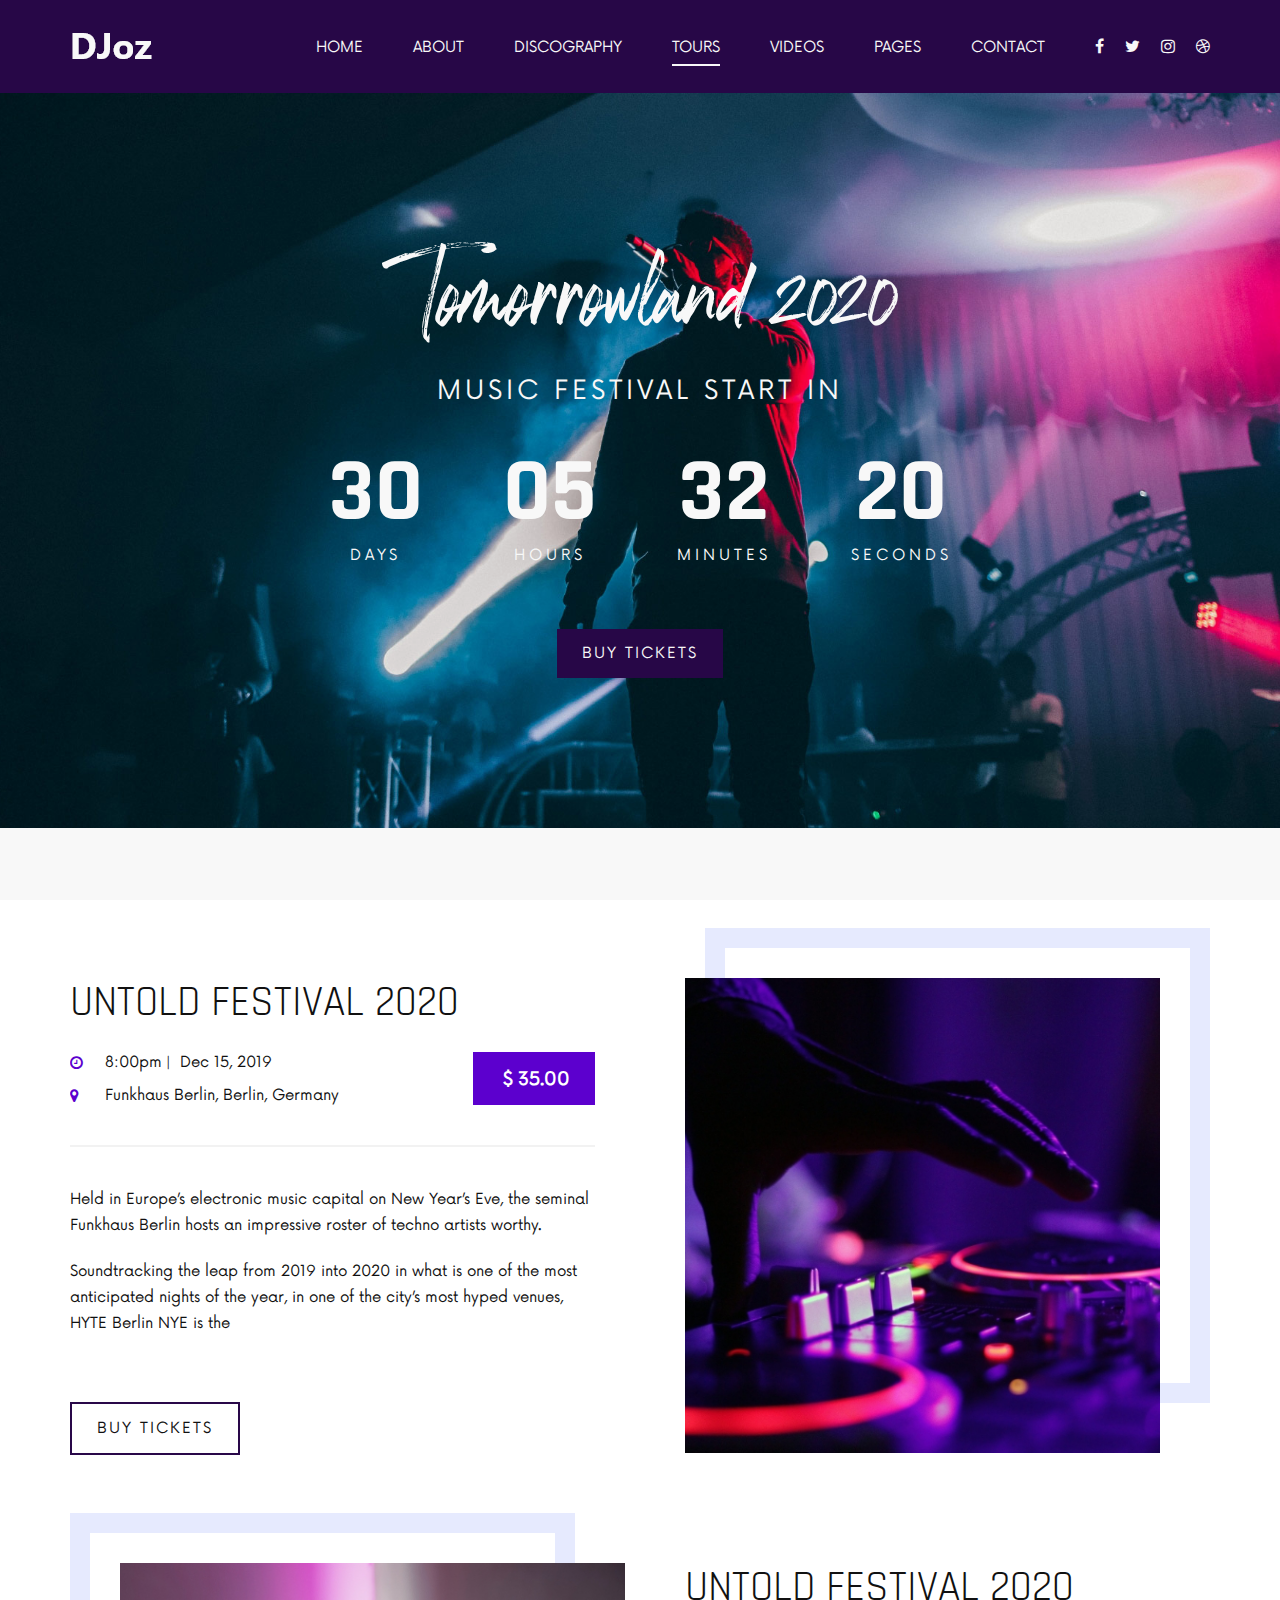
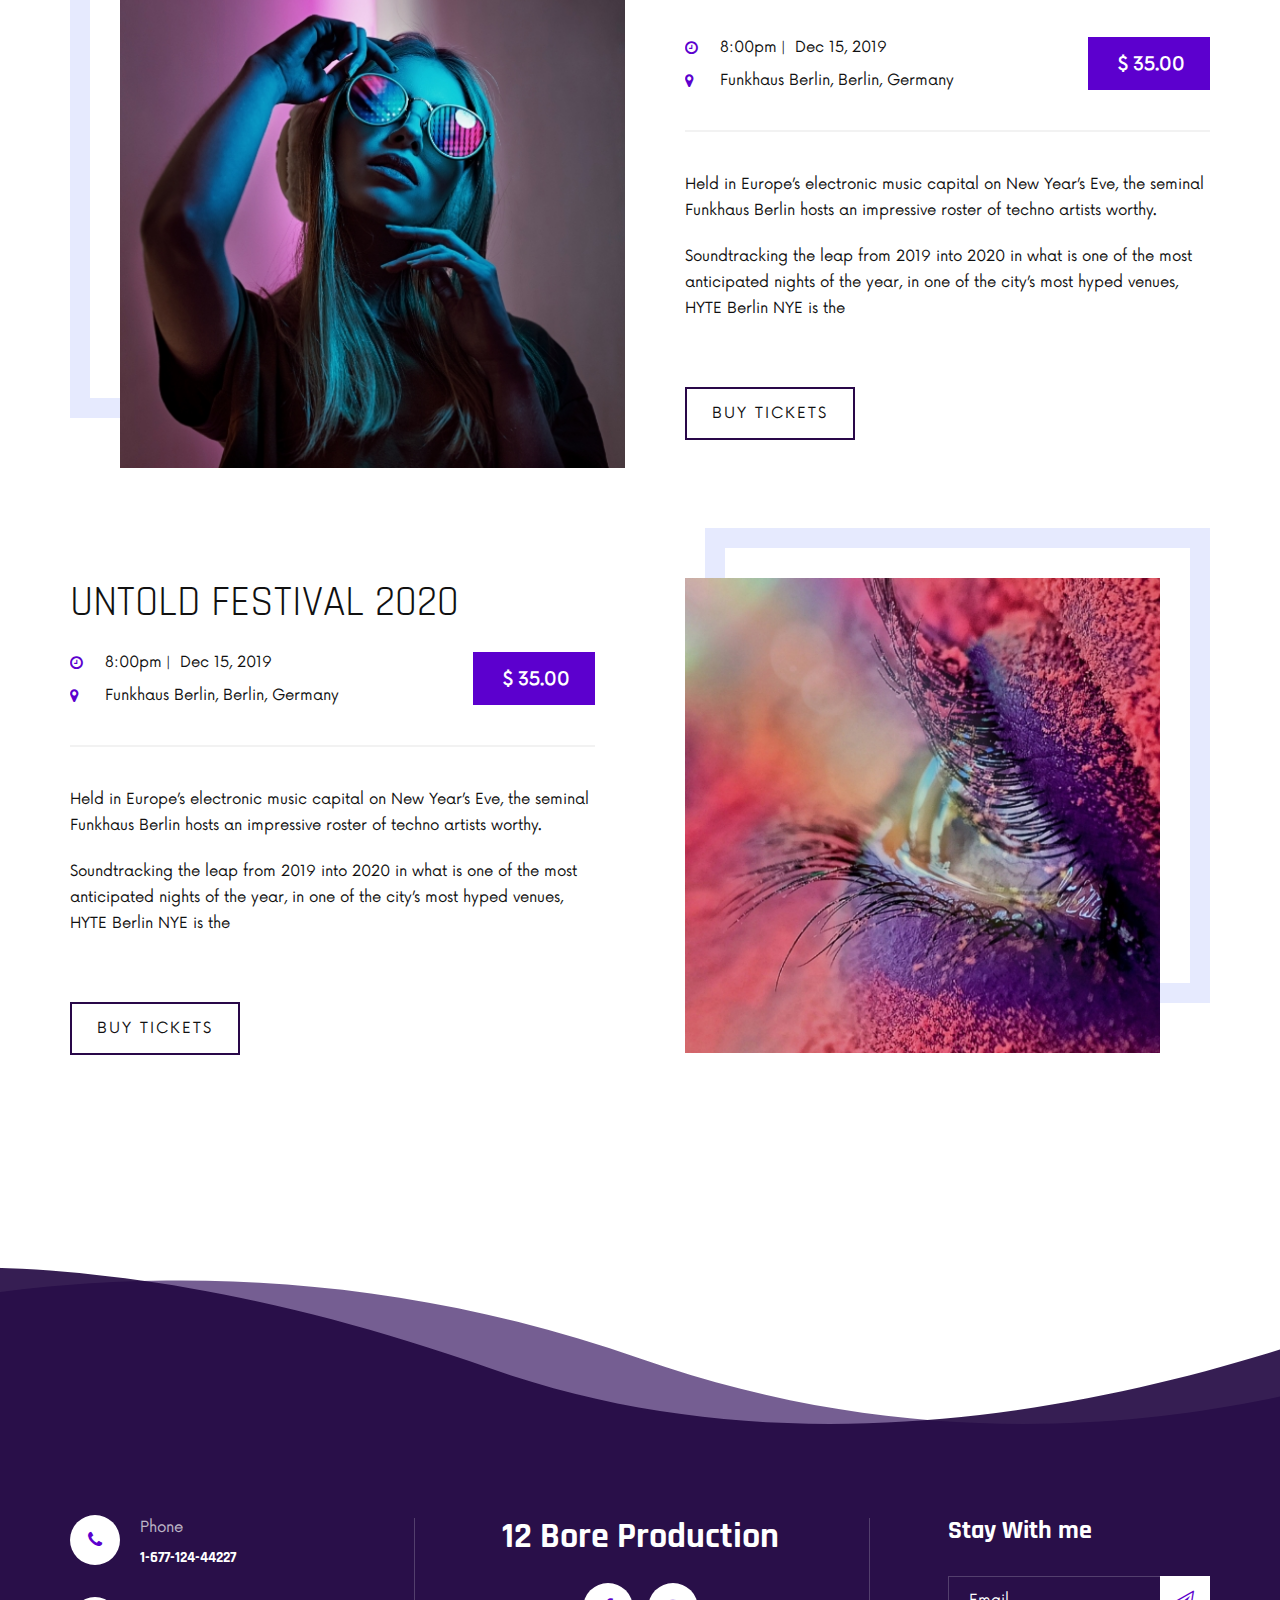
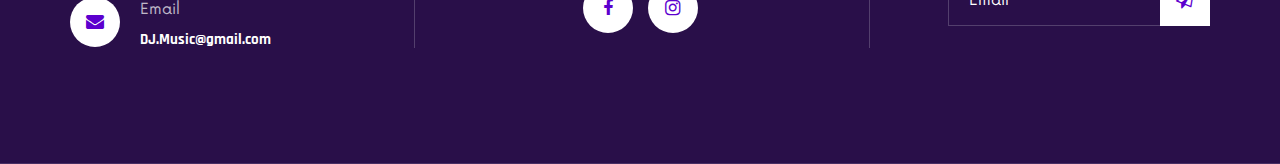
<file: tours.html>
<!DOCTYPE html>
<html lang="zxx">

<head>
    <meta charset="UTF-8">
    <meta name="description" content="12Bore Production">
    <meta name="keywords" content="DJoz, unica, creative, html">
    <meta name="viewport" content="width=device-width, initial-scale=1.0">
    <meta http-equiv="X-UA-Compatible" content="ie=edge">
    <title>12Bore | Production</title>

    <!-- Google Font -->
    <link href="https://fonts.googleapis.com/css2?family=Rajdhani:wght@400;500;600;700&display=swap" rel="stylesheet">

    <!-- Css Styles -->
    <link rel="stylesheet" href="css/bootstrap.min.css" type="text/css">
    <link rel="stylesheet" href="css/font-awesome.min.css" type="text/css">
    <link rel="stylesheet" href="css/barfiller.css" type="text/css">
    <link rel="stylesheet" href="css/nowfont.css" type="text/css">
    <link rel="stylesheet" href="css/rockville.css" type="text/css">
    <link rel="stylesheet" href="css/magnific-popup.css" type="text/css">
    <link rel="stylesheet" href="css/owl.carousel.min.css" type="text/css">
    <link rel="stylesheet" href="css/slicknav.min.css" type="text/css">
    <link rel="stylesheet" href="css/style.css" type="text/css">
</head>

<body>
    <!-- Page Preloder -->
    <div id="preloder">
        <div class="loader"></div>
    </div>

    <!-- Header Section Begin -->
    <header class="header header--normal">
        <div class="container">
            <div class="row">
                <div class="col-lg-2 col-md-2">
                    <div class="header__logo">
                        <a href="./index.html"><img src="img/logo.png" alt=""></a>
                    </div>
                </div>
                <div class="col-lg-10 col-md-10">
                    <div class="header__nav">
                        <nav class="header__menu mobile-menu">
                            <ul>
                                <li><a href="./index.html">Home</a></li>
                                <li><a href="./about.html">About</a></li>
                                <li><a href="./discography.html">Discography</a></li>
                                <li class="active"><a href="./tours.html">Tours</a></li>
                                <li><a href="./videos.html">Videos</a></li>
                                <li><a href="#">Pages</a>
                                    <ul class="dropdown">
                                        <li><a href="./about.html">About</a></li>
                                        <li><a href="./blog.html">Blog</a></li>
                                        <li><a href="./blog-details.html">Blog Details</a></li>
                                    </ul>
                                </li>
                                <li><a href="./contact.html">Contact</a></li>
                            </ul>
                        </nav>
                        <div class="header__right__social">
                            <a href="https://www.facebook.com/RajaHaseebRHR/"><i class="fa fa-facebook"></i></a>
                            <a href="#"><i class="fa fa-twitter"></i></a>
                            <a href="https://www.instagram.com/rajahaseebrhr?igsh=dzNycm5hNXp4YnQ4"><i class="fa fa-instagram"></i></a>
                            <a href="#"><i class="fa fa-dribbble"></i></a>
                        </div>
                    </div>
                </div>
            </div>
            <div id="mobile-menu-wrap"></div>
        </div>
    </header>
    <!-- Header Section End -->

    <!-- Countdown Section Begin -->
    <section class="countdown countdown--page spad set-bg" data-setbg="img/countdown-bg.jpg">
        <div class="container">
            <div class="row">
                <div class="col-lg-12">
                    <div class="countdown__text">
                        <h1>Tomorrowland 2020</h1>
                        <h4>Music festival start in</h4>
                    </div>
                    <div class="countdown__timer" id="countdown-time">
                        <div class="countdown__item">
                            <span>20</span>
                            <p>days</p>
                        </div>
                        <div class="countdown__item">
                            <span>45</span>
                            <p>hours</p>
                        </div>
                        <div class="countdown__item">
                            <span>18</span>
                            <p>minutes</p>
                        </div>
                        <div class="countdown__item">
                            <span>09</span>
                            <p>seconds</p>
                        </div>
                    </div>
                    <div class="buy__tickets">
                        <a href="#" class="primary-btn">Buy tickets</a>
                    </div>
                </div>
            </div>
        </div>
    </section>
    <!-- Countdown Section End -->

    <!-- Tours Section Begin -->
    <section class="tours spad">
        <div class="container">
            <div class="row">
                <div class="col-lg-6 order-lg-1">
                    <div class="tours__item__text">
                        <h2>Untold Festival 2020</h2>
                        <div class="tours__text__widget">
                            <ul>
                                <li>
                                    <i class="fa fa-clock-o"></i>
                                    <span>8:00pm</span>
                                    <span>Dec 15, 2019</span>
                                </li>
                                <li>
                                    <i class="fa fa-map-marker"></i>
                                    Funkhaus Berlin, Berlin, Germany
                                </li>
                            </ul>
                            <div class="price">$ 35.00</div>
                        </div>
                        <div class="tours__text__desc">
                            <p>Held in Europe’s electronic music capital on New Year’s Eve, the seminal Funkhaus Berlin
                                hosts an impressive roster of techno artists worthy.</p>
                            <p>Soundtracking the leap from 2019 into 2020 in what is one of the most anticipated nights
                                of the year, in one of the city’s most hyped venues, HYTE Berlin NYE is the</p>
                        </div>
                        <a href="#" class="primary-btn border-btn">Buy tickets</a>
                    </div>
                </div>
                <div class="col-lg-6 order-lg-2">
                    <div class="tours__item__pic">
                        <img src="img/tours/tour-1.jpg" alt="">
                    </div>
                </div>
                <div class="col-lg-6 order-lg-4">
                    <div class="tours__item__text tours__item__text--right">
                        <h2>Untold Festival 2020</h2>
                        <div class="tours__text__widget">
                            <ul>
                                <li>
                                    <i class="fa fa-clock-o"></i>
                                    <span>8:00pm</span>
                                    <span>Dec 15, 2019</span>
                                </li>
                                <li>
                                    <i class="fa fa-map-marker"></i>
                                    Funkhaus Berlin, Berlin, Germany
                                </li>
                            </ul>
                            <div class="price">$ 35.00</div>
                        </div>
                        <div class="tours__text__desc">
                            <p>Held in Europe’s electronic music capital on New Year’s Eve, the seminal Funkhaus Berlin
                                hosts an impressive roster of techno artists worthy.</p>
                            <p>Soundtracking the leap from 2019 into 2020 in what is one of the most anticipated nights
                                of the year, in one of the city’s most hyped venues, HYTE Berlin NYE is the</p>
                        </div>
                        <a href="#" class="primary-btn border-btn">Buy tickets</a>
                    </div>
                </div>
                <div class="col-lg-6 order-lg-3">
                    <div class="tours__item__pic tours__item__pic--left">
                        <img src="img/tours/tour-2.jpg" alt="">
                    </div>
                </div>
                <div class="col-lg-6 order-lg-5">
                    <div class="tours__item__text">
                        <h2>Untold Festival 2020</h2>
                        <div class="tours__text__widget">
                            <ul>
                                <li>
                                    <i class="fa fa-clock-o"></i>
                                    <span>8:00pm</span>
                                    <span>Dec 15, 2019</span>
                                </li>
                                <li>
                                    <i class="fa fa-map-marker"></i>
                                    Funkhaus Berlin, Berlin, Germany
                                </li>
                            </ul>
                            <div class="price">$ 35.00</div>
                        </div>
                        <div class="tours__text__desc">
                            <p>Held in Europe’s electronic music capital on New Year’s Eve, the seminal Funkhaus Berlin
                                hosts an impressive roster of techno artists worthy.</p>
                            <p>Soundtracking the leap from 2019 into 2020 in what is one of the most anticipated nights
                                of the year, in one of the city’s most hyped venues, HYTE Berlin NYE is the</p>
                        </div>
                        <a href="#" class="primary-btn border-btn">Buy tickets</a>
                    </div>
                </div>
                <div class="col-lg-6 order-lg-6">
                    <div class="tours__item__pic tours__item__pic--last">
                        <img src="img/tours/tour-3.jpg" alt="">
                    </div>
                </div>
            </div>
        </div>
    </section>
    <!-- Tours Section End -->

    <!-- Footer Section Begin -->
    <footer class="footer footer--normal spad set-bg" data-setbg="img/footer-bg.png">
        <div class="container">
            <div class="row">
                <div class="col-lg-3 col-md-6">
                    <div class="footer__address">
                        <ul>
                            <li>
                                <i class="fa fa-phone"></i>
                                <p>Phone</p>
                                <h6>1-677-124-44227</h6>
                            </li>
                            <li>
                                <i class="fa fa-envelope"></i>
                                <p>Email</p>
                                <h6>DJ.Music@gmail.com</h6>
                            </li>
                        </ul>
                    </div>
                </div>
                <div class="col-lg-4 offset-lg-1 col-md-6">
                    <div class="footer__social">
                        <h2>12 Bore Production</h2>
                        <div class="footer__social__links">
                            <a href="https://www.facebook.com/RajaHaseebRHR/"><i class="fa fa-facebook"></i></a>
                            <a href="https://www.instagram.com/rajahaseebrhr?igsh=dzNycm5hNXp4YnQ4"><i class="fa fa-instagram"></i></a>
                        </div>
                    </div>
                </div>
                <div class="col-lg-3 offset-lg-1 col-md-6">
                    <div class="footer__newslatter">
                        <h4>Stay With me</h4>
                        <form action="#">
                            <input type="text" placeholder="Email">
                            <button type="submit"><i class="fa fa-send-o"></i></button>
                        </form>
                    </div>
                </div>
            </div>
        </div>
    </footer>
    <!-- Footer Section End -->

    <!-- Js Plugins -->
    <script src="js/jquery-3.3.1.min.js"></script>
    <script src="js/bootstrap.min.js"></script>
    <script src="js/jquery.magnific-popup.min.js"></script>
    <script src="js/jquery.nicescroll.min.js"></script>
    <script src="js/jquery.barfiller.js"></script>
    <script src="js/jquery.countdown.min.js"></script>
    <script src="js/jquery.slicknav.js"></script>
    <script src="js/owl.carousel.min.js"></script>
    <script src="js/main.js"></script>

    <!-- Music Plugin -->
    <script src="js/jquery.jplayer.min.js"></script>
    <script src="js/jplayerInit.js"></script>
</body>

</html>
</file>
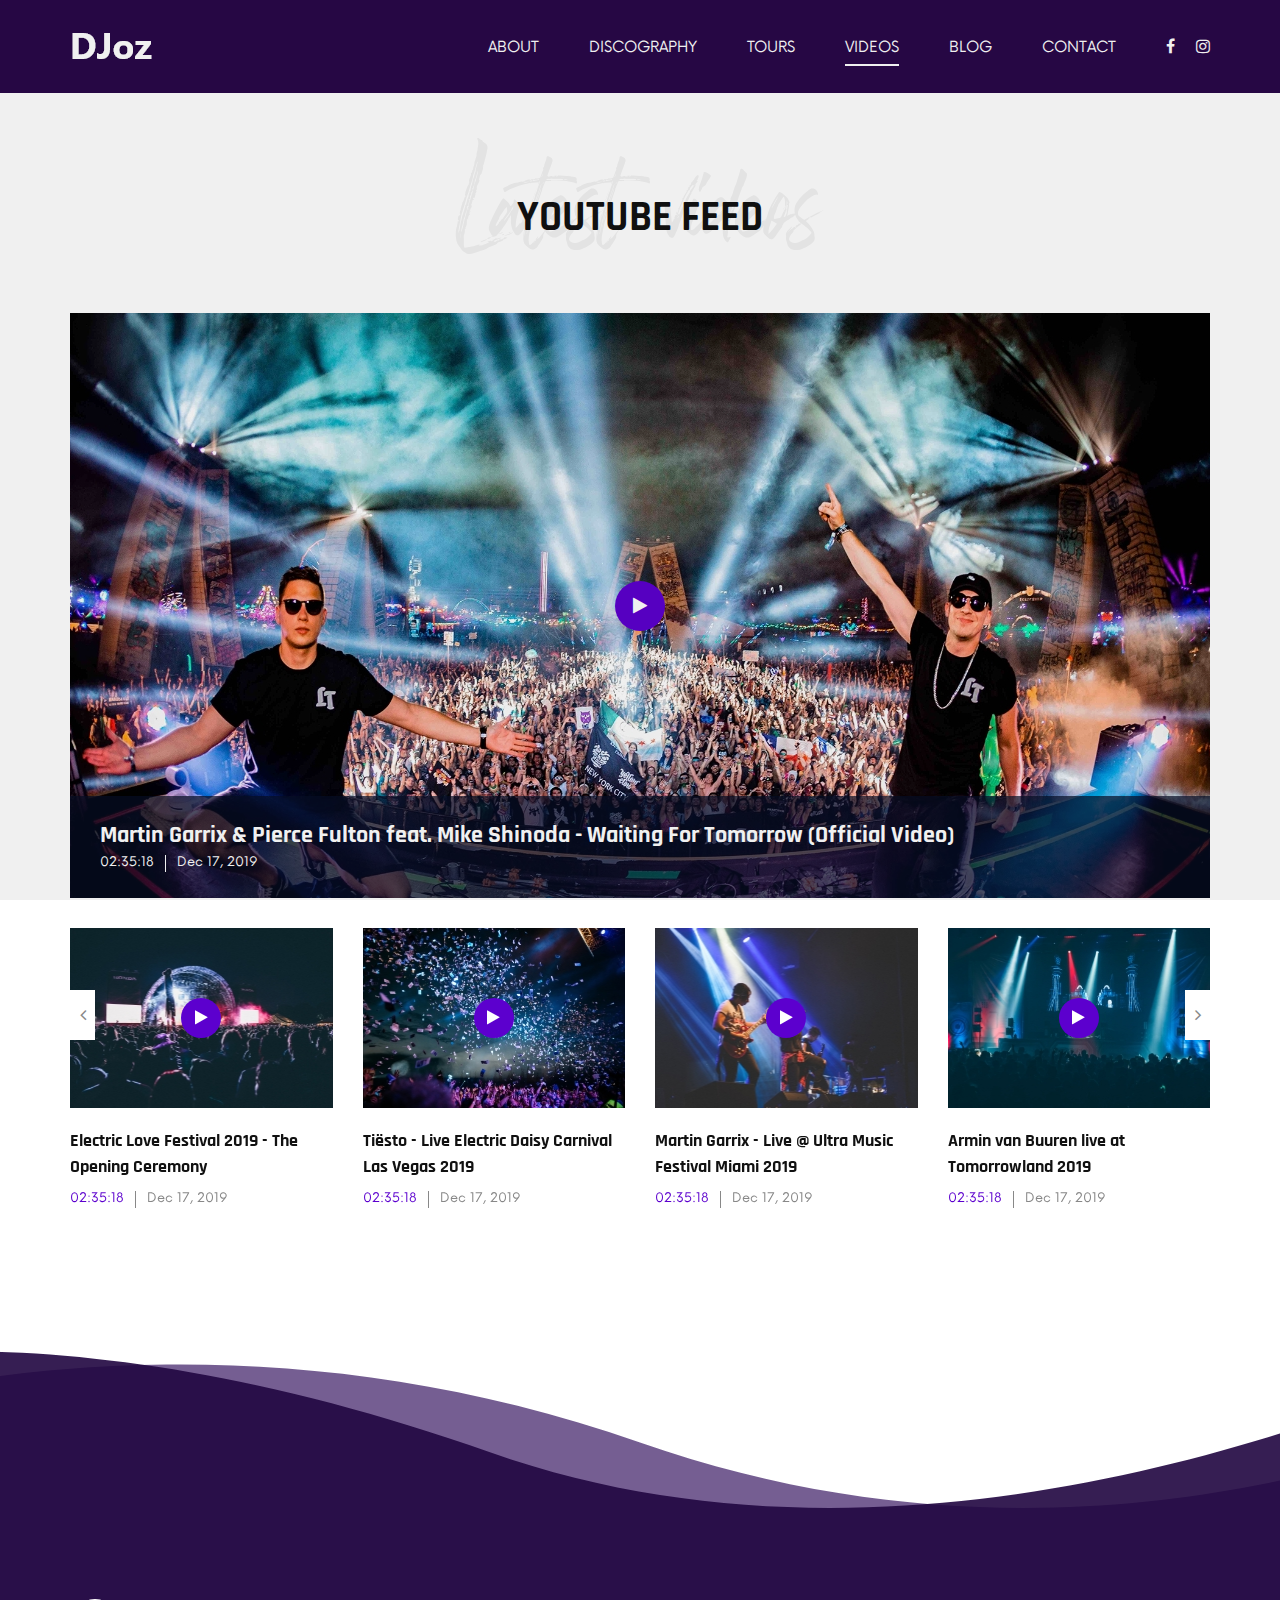
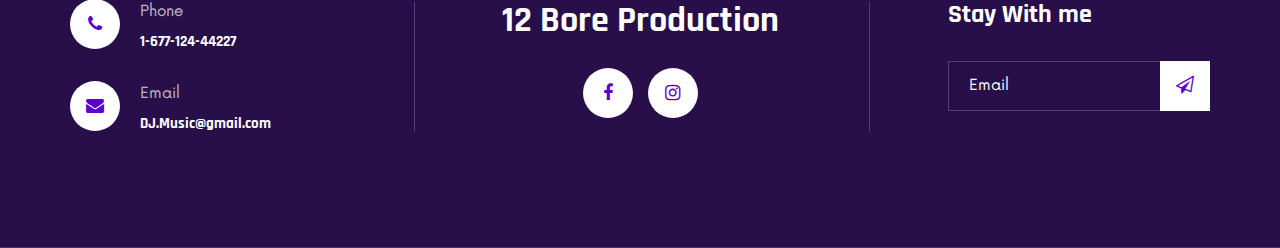
<file: videos.html>
<!DOCTYPE html>
<html lang="zxx">

<head>
    <meta charset="UTF-8">
    <meta name="description" content="12Bore Production">
    <meta name="keywords" content="DJoz, unica, creative, html">
    <meta name="viewport" content="width=device-width, initial-scale=1.0">
    <meta http-equiv="X-UA-Compatible" content="ie=edge">
    <title>12Bore | Production</title>

    <!-- Google Font -->
    <link href="https://fonts.googleapis.com/css2?family=Rajdhani:wght@400;500;600;700&display=swap" rel="stylesheet">

    <!-- Css Styles -->
    <link rel="stylesheet" href="css/bootstrap.min.css" type="text/css">
    <link rel="stylesheet" href="css/font-awesome.min.css" type="text/css">
    <link rel="stylesheet" href="css/barfiller.css" type="text/css">
    <link rel="stylesheet" href="css/nowfont.css" type="text/css">
    <link rel="stylesheet" href="css/rockville.css" type="text/css">
    <link rel="stylesheet" href="css/magnific-popup.css" type="text/css">
    <link rel="stylesheet" href="css/owl.carousel.min.css" type="text/css">
    <link rel="stylesheet" href="css/slicknav.min.css" type="text/css">
    <link rel="stylesheet" href="css/style.css" type="text/css">
</head>

<body>
    <!-- Page Preloder -->
    <div id="preloder">
        <div class="loader"></div>
    </div>

    <!-- Header Section Begin -->
    <header class="header header--normal">
        <div class="container">
            <div class="row">
                <div class="col-lg-2 col-md-2">
                    <div class="header__logo">
                        <a href="./index.html"><img src="img/logo.png" alt=""></a>
                    </div>
                </div>
                <div class="col-lg-10 col-md-10">
                    <div class="header__nav">
                        <nav class="header__menu mobile-menu">
                            <ul>
                                <!-- <li><a href="./index.html">Home</a></li> -->
                                <li><a href="./about.html">About</a></li>
                                <li><a href="./discography.html">Discography</a></li>
                                <li><a href="./tours.html">Tours</a></li>
                                <li class="active"><a href="./videos.html">Videos</a></li>
                                <li><a href="./blog.html">Blog</a>
                                    <ul class="dropdown">
                                        <li><a href="./blog-details.html">Blog Details</a></li>
                                    </ul>
                                </li>
                                <li><a href="./contact.html">Contact</a></li>
                            </ul>
                        </nav>
                        <div class="header__right__social">
                            <a href="https://www.facebook.com/RajaHaseebRHR/"><i class="fa fa-facebook"></i></a>
                            <a href="https://www.instagram.com/rajahaseebrhr?igsh=dzNycm5hNXp4YnQ4"><i class="fa fa-instagram"></i></a>
                        </div>
                    </div>
                </div>
            </div>
            <div id="mobile-menu-wrap"></div>
        </div>
    </header>
    <!-- Header Section End -->

    <!-- Breadcrumb Begin -->
    <!-- <div class="breadcrumb-option">
        <div class="container">
            <div class="row">
                <div class="col-lg-12">
                    <div class="breadcrumb__links">
                        <a href="#"><i class="fa fa-home"></i> Home</a>
                        <span>Videos</span>
                    </div>
                </div>
            </div>
        </div>
    </div> -->
    <!-- Breadcrumb End -->

    <!-- Video Section Begin -->
    <section class="videos spad">
        <div class="container">
            <div class="row">
                <div class="col-lg-12">
                    <div class="section-title center-title">
                        <h2>YOutube feed</h2>
                        <h1>Latest videos</h1>
                    </div>
                    <div class="videos__large__item set-bg" data-setbg="img/videos/large-item.jpg">
                        <a href="https://www.youtube.com/watch?v=yJg-Y5byMMw?autoplay=1" class="play-btn video-popup"><i class="fa fa-play"></i></a>
                        <div class="videos__large__item__text">
                            <h4>Martin Garrix & Pierce Fulton feat. Mike Shinoda - Waiting For Tomorrow (Official Video)
                            </h4>
                            <ul>
                                <li>02:35:18</li>
                                <li>Dec 17, 2019</li>
                            </ul>
                        </div>
                    </div>
                    <div class="row">
                        <div class="videos__slider owl-carousel">
                            <div class="col-lg-3">
                                <div class="videos__item">
                                    <div class="videos__item__pic set-bg" data-setbg="img/videos/videos-1.jpg">
                                        <a href="https://www.youtube.com/watch?v=yJg-Y5byMMw?autoplay=1" class="play-btn video-popup"><i class="fa fa-play"></i></a>
                                    </div>
                                    <div class="videos__item__text">
                                        <h5>Electric Love Festival 2019 - The Opening Ceremony</h5>
                                        <ul>
                                            <li>02:35:18</li>
                                            <li>Dec 17, 2019</li>
                                        </ul>
                                    </div>
                                </div>
                            </div>
                            <div class="col-lg-3">
                                <div class="videos__item">
                                    <div class="videos__item__pic set-bg" data-setbg="img/videos/videos-2.jpg">
                                        <a href="https://www.youtube.com/watch?v=K4DyBUG242c?autoplay=1" class="play-btn video-popup"><i class="fa fa-play"></i></a>
                                    </div>
                                    <div class="videos__item__text">
                                        <h5>Tiësto - Live Electric Daisy Carnival Las Vegas 2019</h5>
                                        <ul>
                                            <li>02:35:18</li>
                                            <li>Dec 17, 2019</li>
                                        </ul>
                                    </div>
                                </div>
                            </div>
                            <div class="col-lg-3">
                                <div class="videos__item">
                                    <div class="videos__item__pic set-bg" data-setbg="img/videos/videos-3.jpg">
                                        <a href="https://www.youtube.com/watch?v=3nQNiWdeH2Q?autoplay=1" class="play-btn video-popup"><i class="fa fa-play"></i></a>
                                    </div>
                                    <div class="videos__item__text">
                                        <h5>Martin Garrix - Live @ Ultra Music Festival Miami 2019</h5>
                                        <ul>
                                            <li>02:35:18</li>
                                            <li>Dec 17, 2019</li>
                                        </ul>
                                    </div>
                                </div>
                            </div>
                            <div class="col-lg-3">
                                <div class="videos__item">
                                    <div class="videos__item__pic set-bg" data-setbg="img/videos/videos-4.jpg">
                                        <a href="https://www.youtube.com/watch?v=Srqs4CitU2U?autoplay=1" class="play-btn video-popup"><i class="fa fa-play"></i></a>
                                    </div>
                                    <div class="videos__item__text">
                                        <h5>Armin van Buuren live at Tomorrowland 2019</h5>
                                        <ul>
                                            <li>02:35:18</li>
                                            <li>Dec 17, 2019</li>
                                        </ul>
                                    </div>
                                </div>
                            </div>
                            <div class="col-lg-3">
                                <div class="videos__item">
                                    <div class="videos__item__pic set-bg" data-setbg="img/videos/videos-3.jpg">
                                        <a href="https://www.youtube.com/watch?v=vBGiFtb8Rpw?autoplay=1" class="play-btn video-popup"><i class="fa fa-play"></i></a>
                                    </div>
                                    <div class="videos__item__text">
                                        <h5>Martin Garrix - Live @ Ultra Music Festival Miami 2019</h5>
                                        <ul>
                                            <li>02:35:18</li>
                                            <li>Dec 17, 2019</li>
                                        </ul>
                                    </div>
                                </div>
                            </div>
                        </div>
                    </div>
                </div>
            </div>
        </div>
    </section>
    <!-- Video Section End -->

    <!-- Footer Section Begin -->
    <footer class="footer footer--normal spad set-bg" data-setbg="img/footer-bg.png">
        <div class="container">
            <div class="row">
                <div class="col-lg-3 col-md-6">
                    <div class="footer__address">
                        <ul>
                            <li>
                                <i class="fa fa-phone"></i>
                                <p>Phone</p>
                                <h6>1-677-124-44227</h6>
                            </li>
                            <li>
                                <i class="fa fa-envelope"></i>
                                <p>Email</p>
                                <h6>DJ.Music@gmail.com</h6>
                            </li>
                        </ul>
                    </div>
                </div>
                <div class="col-lg-4 offset-lg-1 col-md-6">
                    <div class="footer__social">
                        <h2>12 Bore Production</h2>
                        <div class="footer__social__links">
                            <a href="https://www.facebook.com/RajaHaseebRHR/"><i class="fa fa-facebook"></i></a>
                            <a href="https://www.instagram.com/rajahaseebrhr?igsh=dzNycm5hNXp4YnQ4"><i class="fa fa-instagram"></i></a>
                        </div>
                    </div>
                </div>
                <div class="col-lg-3 offset-lg-1 col-md-6">
                    <div class="footer__newslatter">
                        <h4>Stay With me</h4>
                        <form action="#">
                            <input type="text" placeholder="Email">
                            <button type="submit"><i class="fa fa-send-o"></i></button>
                        </form>
                    </div>
                </div>
            </div>
        </div>
    </footer>
    <!-- Footer Section End -->

    <!-- Js Plugins -->
    <script src="js/jquery-3.3.1.min.js"></script>
    <script src="js/bootstrap.min.js"></script>
    <script src="js/jquery.magnific-popup.min.js"></script>
    <script src="js/jquery.nicescroll.min.js"></script>
    <script src="js/jquery.barfiller.js"></script>
    <script src="js/jquery.countdown.min.js"></script>
    <script src="js/jquery.slicknav.js"></script>
    <script src="js/owl.carousel.min.js"></script>
    <script src="js/main.js"></script>

    <!-- Music Plugin -->
    <script src="js/jquery.jplayer.min.js"></script>
    <script src="js/jplayerInit.js"></script>
</body>

</html>
</file>
<file: css/barfiller.css>
.barfiller {
    width:100%;
    height:12px;
    background:#fcfcfc;
    border:1px solid #ccc;
    position:relative;
    margin-bottom:20px;
    box-shadow: inset 1px 4px 9px -6px rgba(0,0,0,.5); 
    -moz-box-shadow: inset 1px 4px 9px -6px rgba(0,0,0,.5); 
}

.barfiller .fill {
    display:block;
    position:relative;
    width:0px;
    height:100%;
    background:#333;
    z-index:1;
}

.barfiller .tipWrap {
    display:none;
}

.barfiller .tip {
    margin-top:-30px;
    padding:2px 4px;
    font-size:11px;
    color:#fff;
    left:0px;
    position:absolute;
    z-index:2;
    background: #333;
} 

.barfiller .tip:after {
    border:solid;
    border-color:rgba(0,0,0,.8) transparent;
    border-width:6px 6px 0 6px;
    content:"";
    display:block;
    position:absolute;
    left:9px;
    top:100%;
    z-index:9
}
</file>
<file: css/nowfont.css>
/* #### Generated By: http://www.cufonfonts.com #### */

@font-face {
font-family: 'Now Regular';
font-style: normal;
font-weight: normal;
src: local('Now Regular'), url('../fonts/Now-Regular.woff') format('woff');
}


@font-face {
font-family: 'Now Thin';
font-style: normal;
font-weight: normal;
src: local('Now Thin'), url('../fonts/Now-Thin.woff') format('woff');
}


@font-face {
font-family: 'Now Light';
font-style: normal;
font-weight: normal;
src: local('Now Light'), url('../fonts/Now-Light.woff') format('woff');
}


@font-face {
font-family: 'Now Medium';
font-style: normal;
font-weight: normal;
src: local('Now Medium'), url('../fonts/Now-Medium.woff') format('woff');
}


@font-face {
font-family: 'Now Bold';
font-style: normal;
font-weight: normal;
src: local('Now Bold'), url('../fonts/Now-Bold.woff') format('woff');
}


@font-face {
font-family: 'Now Black';
font-style: normal;
font-weight: normal;
src: local('Now Black'), url('../fonts/Now-Black.woff') format('woff');
}
</file>
<file: css/rockville.css>
@font-face {
font-family: 'Rockville Solid Regular';
font-style: normal;
font-weight: normal;
src: local('Rockville Solid Regular'), url('../fonts/Rockville Solid.woff') format('woff');
}
</file>
<file: css/style.css>
/******************************************************************
  Template Name: DJoz
  Description:  DJoz Music HTML Template
  Author: Colorlib
  Author URI: https://colorlib.com
  Version: 1.0
  Created: Colorlib
******************************************************************/

/*------------------------------------------------------------------
[Table of contents]

1.  Template default CSS
	1.1	Variables
	1.2	Mixins
	1.3	Flexbox
	1.4	Reset
2.  Helper Css
3.  Header Section
4.  Hero Section
5.  Services Section
6.  Track Section
7.  Countdown Section
8.  Team Section
9.  Contact
10.  Footer Style
-------------------------------------------------------------------*/

/*----------------------------------------*/

/* Template default CSS
/*----------------------------------------*/

html,
body {
	height: 100%;
	font-family: "Now Regular";
	-webkit-font-smoothing: antialiased;
}

h1,
h2,
h3,
h4,
h5,
h6 {
	margin: 0;
	color: #111111;
	font-weight: 400;
	font-family: "Rajdhani", sans-serif;
}

h1 {
	font-size: 70px;
}

h2 {
	font-size: 36px;
}

h3 {
	font-size: 30px;
}

h4 {
	font-size: 24px;
}

h5 {
	font-size: 18px;
}

h6 {
	font-size: 16px;
}

p {
	font-size: 15px;
	font-family: "Now Regular";
	color: #444444;
	font-weight: 400;
	line-height: 26px;
	margin: 0 0 15px 0;
}

img {
	max-width: 100%;
}

input:focus,
select:focus,
button:focus,
textarea:focus {
	outline: none;
}

a:hover,
a:focus {
	text-decoration: none;
	outline: none;
	color: #ffffff;
}

ul,
ol {
	padding: 0;
	margin: 0;
}

/*---------------------
  Helper CSS
-----------------------*/

.section-title {
	margin-bottom: 40px;
	position: relative;
	z-index: 1;
}

.section-title.center-title {
	text-align: center;
}

.section-title h2 {
	font-size: 42px;
	color: #111111;
	font-weight: 700;
	text-transform: uppercase;
}

.section-title h1 {
	font-size: 100px;
	color: #f2f2f2;
	font-family: "Rockville Solid Regular";
	position: absolute;
	left: 0;
	top: -45px;
	width: 100%;
	z-index: -1;
}

.set-bg {
	background-repeat: no-repeat;
	background-size: cover;
	background-position: top center;
}

.spad {
	padding-top: 100px;
	padding-bottom: 100px;
}

.text-white h1,
.text-white h2,
.text-white h3,
.text-white h4,
.text-white h5,
.text-white h6,
.text-white p,
.text-white span,
.text-white li,
.text-white a {
	color: #fff;
}

/* buttons */

.primary-btn {
	display: inline-block;
	font-size: 15px;
	text-transform: uppercase;
	padding: 14px 25px 12px;
	color: #ffffff;
	background: #290849;
	letter-spacing: 2px;
}

.primary-btn.border-btn {
	background: transparent;
	border: 2px solid #290849;
	color: #111111;
}

.site-btn {
	font-size: 15px;
	color: #ffffff;
	background: #5c00ce;
	font-weight: 700;
	letter-spacing: 2px;
	border: none;
	text-transform: uppercase;
	display: inline-block;
	padding: 14px 30px;
	width: 100%;
}

/* Preloder */

#preloder {
	position: fixed;
	width: 100%;
	height: 100%;
	top: 0;
	left: 0;
	z-index: 999999;
	background: #000;
}

.loader {
	width: 40px;
	height: 40px;
	position: absolute;
	top: 50%;
	left: 50%;
	margin-top: -13px;
	margin-left: -13px;
	border-radius: 60px;
	animation: loader 0.8s linear infinite;
	-webkit-animation: loader 0.8s linear infinite;
}

@keyframes loader {
	0% {
		-webkit-transform: rotate(0deg);
		transform: rotate(0deg);
		border: 4px solid #f44336;
		border-left-color: transparent;
	}
	50% {
		-webkit-transform: rotate(180deg);
		transform: rotate(180deg);
		border: 4px solid #673ab7;
		border-left-color: transparent;
	}
	100% {
		-webkit-transform: rotate(360deg);
		transform: rotate(360deg);
		border: 4px solid #f44336;
		border-left-color: transparent;
	}
}

@-webkit-keyframes loader {
	0% {
		-webkit-transform: rotate(0deg);
		border: 4px solid #f44336;
		border-left-color: transparent;
	}
	50% {
		-webkit-transform: rotate(180deg);
		border: 4px solid #673ab7;
		border-left-color: transparent;
	}
	100% {
		-webkit-transform: rotate(360deg);
		border: 4px solid #f44336;
		border-left-color: transparent;
	}
}

/*---------------------
  Header
-----------------------*/

.header {
	background: rgba(42, 1, 74, 0.5);
	position: absolute;
	left: 0;
	top: 0;
	width: 100%;
	z-index: 9;
}

.header.header--normal {
	position: relative;
	background: #290849;
}

.header__logo {
	padding: 20px 0 25px;
}

.header__logo a {
	display: inline-block;
}

.header__nav {
	text-align: right;
}

.header__menu {
	padding: 31px 0 27px;
	display: inline-block;
	margin-right: 45px;
}

.header__menu ul li {
	list-style: none;
	display: inline-block;
	margin-right: 45px;
	position: relative;
}

.header__menu ul li.active a:after {
	opacity: 1;
}

.header__menu ul li:hover a:after {
	opacity: 1;
}

.header__menu ul li:hover .dropdown {
	top: 34px;
	opacity: 1;
	visibility: visible;
}

.header__menu ul li:last-child {
	margin-right: 0;
}

.header__menu ul li .dropdown {
	position: absolute;
	left: 0;
	top: 56px;
	width: 150px;
	background: #111111;
	text-align: left;
	padding: 2px 0;
	z-index: 9;
	opacity: 0;
	visibility: hidden;
	-webkit-transition: all, 0.3s;
	-o-transition: all, 0.3s;
	transition: all, 0.3s;
}

.header__menu ul li .dropdown li {
	display: block;
	margin-right: 0;
}

.header__menu ul li .dropdown li a {
	font-size: 14px;
	color: #ffffff;
	font-weight: 400;
	padding: 8px 20px;
	text-transform: capitalize;
}

.header__menu ul li .dropdown li a:after {
	display: none;
}

.header__menu ul li a {
	font-size: 15px;
	text-transform: uppercase;
	color: #ffffff;
	display: block;
	padding: 6px 0;
	position: relative;
}

.header__menu ul li a:after {
	position: absolute;
	left: 0;
	bottom: 0;
	width: 100%;
	height: 2px;
	background: #ffffff;
	content: "";
	-webkit-transition: all, 0.5s;
	-o-transition: all, 0.5s;
	transition: all, 0.5s;
	opacity: 0;
}

.header__right__social {
	display: inline-block;
}

.header__right__social a {
	display: inline-block;
	font-size: 16px;
	color: #ffffff;
	margin-right: 16px;
}

.header__right__social a:last-child {
	margin-right: 0;
}

.slicknav_menu {
	display: none;
}

/*---------------------
  Hero
-----------------------*/

.hero {
	padding-top: 400px;
	padding-bottom: 295px;
	position: relative;
}

.hero__text {
	text-align: center;
}

.hero__text span {
	color: #ffffff;
	text-transform: uppercase;
	letter-spacing: 6px;
}

.hero__text h1 {
	font-size: 110px;
	font-family: "Rockville Solid Regular";
	color: #ffffff;
	margin-bottom: 20px;
	margin-top: 22px;
}

.hero__text p {
	color: #ffffff;
	margin-bottom: 20px;
}

.hero__text .play-btn {
	font-size: 26px;
	color: #5c00ce;
	height: 90px;
	width: 90px;
	border-radius: 50%;
	background: rgba(255, 255, 255, 0.3);
	display: inline-block;
	line-height: 90px;
	text-align: center;
	position: relative;
	z-index: 1;
}

.hero__text .play-btn i {
	position: relative;
	top: 2px;
	left: 2px;
}

.hero__text .play-btn:after {
	position: absolute;
	left: 15px;
	top: 15px;
	height: 60px;
	width: 60px;
	background: #ffffff;
	border-radius: 50%;
	content: "";
	z-index: -1;
}

.linear__icon {
	position: absolute;
	left: 50%;
	bottom: 0;
	margin-left: -16px;
	-webkit-animation: mymove 0.5s infinite alternate;
	animation: mymove 0.5s infinite alternate;
}

.linear__icon i {
	font-size: 50px;
	color: #5c00ce;
}

@-webkit-keyframes mymove {
	0% {
		bottom: 0;
	}
	100% {
		bottom: -10px;
	}
}

@keyframes mymove {
	0% {
		bottom: 0;
	}
	100% {
		bottom: -10px;
	}
}

/*---------------------
  Events
-----------------------*/

.event {
	padding-bottom: 60px;
}

.event .section-title {
	margin-bottom: 10px;
	position: relative;
}

.event .section-title:after {
	position: absolute;
	right: 46px;
	top: 25px;
	height: 2px;
	width: 775px;
	background: rgba(225, 225, 225, 0.3);
	content: "";
	z-index: -1;
}

.event__slider .col-lg-4 {
	max-width: 100%;
}

.event__slider.owl-carousel .owl-stage-outer {
	padding-top: 30px;
	padding-bottom: 40px;
}

.event__slider.owl-carousel .owl-nav {
	position: absolute;
	right: 15px;
	top: -50px;
}

.event__slider.owl-carousel .owl-nav button {
	font-size: 22px;
	color: #111111;
	opacity: 0.5;
	margin-right: 10px;
}

.event__slider.owl-carousel .owl-nav button:last-child {
	margin-right: 0;
}

.event__item {
	-webkit-box-shadow: 0px 3px 15px rgba(22, 41, 124, 0.1);
	box-shadow: 0px 3px 15px rgba(22, 41, 124, 0.1);
}

.event__item__pic {
	height: 360px;
	position: relative;
}

.event__item__pic .tag-date {
	position: absolute;
	left: 0;
	bottom: -21px;
	width: 100%;
	text-align: center;
}

.event__item__pic .tag-date span {
	font-size: 15px;
	color: #ffffff;
	display: inline-block;
	background: #5c00ce;
	padding: 12px 8px 9px 20px;
}

.event__item__text {
	text-align: center;
	padding: 45px 10px 25px;
}

.event__item__text h4 {
	font-size: 26px;
	font-weight: 700;
	color: #111111;
	margin-bottom: 10px;
}

.event__item__text p {
	color: #888888;
	margin-bottom: 0;
}

.event__item__text p i {
	color: #5c00ce;
	margin-right: 8px;
	font-size: 17px;
}

/*---------------------
  Track
-----------------------*/

.track {
	padding-top: 120px;
	padding-bottom: 40px;
	overflow: hidden;
}

.track .section-title {
	margin-bottom: 105px;
}

.track__content {
	height: 502px;
	overflow-y: auto;
}

.track__all {
	text-align: right;
	margin-bottom: 100px;
}

.jp-play {
	position: relative;
	height: 50px;
	width: 50px;
	background: transparent;
	border: 2px solid #e1e1e1;
	border-radius: 50%;
}

.jp-play:after {
	position: absolute;
	display: block;
	left: 17px;
	top: 12px;
	width: 16px;
	height: 20px;
	background: url(../img/play-default.png);
	content: "";
}

.jp-state-playing .jp-play {
	background: #5c00ce !important;
	border-color: #5c00ce !important;
}

.jp-state-playing .jp-play:after {
	background: url(../img/pause.png) !important;
	left: 15px;
	top: 12px;
}

.jp-audio .jp-play:focus {
	background: #5c00ce !important;
	border-color: #5c00ce !important;
}

.jp-audio .jp-play:focus:after {
	background: url(../img/play.png);
}

.jp-seek-bar>div {
	height: 5px;
	background: #e1e1e1;
	cursor: pointer;
	width: 245px;
}

.player_bars {
	width: 350px;
	display: table;
	padding-left: 50px;
	position: relative;
	padding-top: 25px;
	float: left;
	margin-right: 30px;
}

.jp-play-bar {
	position: relative;
	height: 100%;
	background: #5c00ce;
	overflow: visible !important;
}

.jp-current-time {
	font-size: 15px;
	color: #111111;
	position: absolute;
	left: -50px;
	top: -9px;
}

.jp-duration {
	font-size: 15px;
	color: #111111;
	position: absolute;
	right: 0;
	top: 16px;
}

.player_controls_box {
	width: 50px;
	float: left;
	margin-right: 20px;
}

.jp-mute {
	font-size: 18px;
	border: none;
	background: none;
	color: #111111;
	position: absolute;
	left: 0;
	top: 13px;
}

.jp-volume-bar {
	height: 5px;
	width: 70px;
	background: #e1e1e1;
	cursor: pointer;
}

.jp-volume-bar-value {
	background: #5c00ce;
	height: 100%;
}

.jp-volume-controls {
	position: relative;
	width: 95px;
	float: left;
	padding-left: 30px;
	padding-top: 25px;
}

.single_player_container {
	overflow: hidden;
	margin-bottom: 40px;
}

.single_player_container:last-child {
	margin-bottom: 0;
}

.single_player_container h4 {
	font-size: 26px;
	color: #111111;
	font-weight: 700;
	margin-bottom: 20px;
	text-transform: uppercase;
}

.track__pic {
	position: relative;
	z-index: 1;
}

.track__pic:after {
	position: absolute;
	left: 0;
	top: 0;
	width: 100%;
	height: 100%;
	background: #f5f5f5;
	content: "";
	z-index: -1;
}

.track__pic img {
	position: relative;
	top: -50px;
	width: calc(100% - 40px);
	margin-left: 40px;
	height: 502px;
}

/*---------------------
  Youtube
-----------------------*/

.youtube {
	padding-bottom: 50px;
}

.youtube .section-title {
	text-align: center;
}

.youtube .section-title h1 {
	font-size: 90px;
}

.youtube__item {
	-webkit-transition: all, 0.3s;
	-o-transition: all, 0.3s;
	transition: all, 0.3s;
	margin-bottom: 30px;
}

.youtube__item:hover {
	-webkit-box-shadow: 0px 3px 30px rgba(22, 41, 124, 0.1);
	box-shadow: 0px 3px 30px rgba(22, 41, 124, 0.1);
}

.youtube__item__pic {
	height: 240px;
	display: -webkit-box;
	display: -ms-flexbox;
	display: flex;
	-webkit-box-align: center;
	-ms-flex-align: center;
	align-items: center;
	-webkit-box-pack: center;
	-ms-flex-pack: center;
	justify-content: center;
}

.youtube__item__pic .play-btn {
	font-size: 16px;
	color: #5c00ce;
	height: 60px;
	width: 60px;
	border-radius: 50%;
	background: rgba(255, 255, 255, 0.3);
	display: inline-block;
	line-height: 60px;
	text-align: center;
	position: relative;
	z-index: 1;
}

.youtube__item__pic .play-btn i {
	position: relative;
	top: 2px;
	left: 2px;
}

.youtube__item__pic .play-btn:after {
	position: absolute;
	left: 10px;
	top: 10px;
	height: 40px;
	width: 40px;
	background: #ffffff;
	border-radius: 50%;
	content: "";
	z-index: -1;
}

.youtube__item__text {
	padding: 25px 30px 20px 20px;
	background: #ffffff;
}

.youtube__item__text h4 {
	font-size: 26px;
	color: #111111;
	line-height: 34px;
	font-weight: 700;
}

/*---------------------
  Countdown
-----------------------*/

.countdown {
	padding-bottom: 560px;
}

.countdown.countdown--page {
	padding-top: 150px;
	padding-bottom: 150px;
}

.countdown__text {
	text-align: center;
	margin-bottom: 36px;
}

.countdown__text h1 {
	font-size: 90px;
	color: #ffffff;
	font-family: "Rockville Solid Regular";
	color: #ffffff;
	margin-bottom: 25px;
}

.countdown__text h4 {
	font-size: 26px;
	font-family: "Now Regular";
	color: #ffffff;
	text-transform: uppercase;
	letter-spacing: 4px;
}

.countdown__timer {
	text-align: center;
	margin-bottom: 30px;
}

.countdown__item {
	display: inline-block;
	margin-right: 80px;
	margin-bottom: 30px;
}

.countdown__item:last-child {
	margin-right: 0;
}

.countdown__item span {
	font-size: 90px;
	font-family: "Rajdhani", sans-serif;
	font-weight: 700;
	color: #ffffff;
	display: block;
	line-height: 100px;
}

.countdown__item p {
	color: #ffffff;
	letter-spacing: 4px;
	text-transform: uppercase;
	margin-bottom: 0;
}

.buy__tickets {
	text-align: center;
}

/*---------------------
  Discography
-----------------------*/

.discography {
	padding-bottom: 40px;
	padding-top: 120px;
	overflow: hidden;
}

.discography .section-title {
	margin-bottom: 90px;
}

.discography__item {
	margin-bottom: 45px;
	-webkit-box-shadow: 0px 5px 10px rgba(22, 41, 124, 0.1);
	box-shadow: 0px 5px 10px rgba(22, 41, 124, 0.1);
}

.discography__item__pic img {
	min-width: 100%;
}

.discography__item__text {
	padding: 25px 30px 35px;
	text-align: center;
}

.discography__item__text span {
	font-size: 18px;
	color: #5c00ce;
	font-weight: 700;
}

.discography__item__text h4 {
	font-size: 22px;
	text-transform: uppercase;
	color: #111111;
	margin-top: 10px;
	margin-bottom: 25px;
}

.discography__item__text a {
	display: inline-block;
	margin-right: 10px;
}

.discography__item__text a:last-child {
	margin-right: 0;
}

.pagination__links {
	text-align: center;
	padding-top: 10px;
}

.pagination__links.blog__pagination {
	text-align: left;
}

.pagination__links a {
	display: inline-block;
	font-size: 15px;
	color: #111111;
	text-transform: uppercase;
	letter-spacing: 2px;
	background: #f2f2f2;
	-webkit-transition: all, 0.3s;
	-o-transition: all, 0.3s;
	transition: all, 0.3s;
	margin-right: 6px;
	margin-bottom: 5px;
	padding: 14px 22px 12px;
}

.pagination__links a:last-child {
	margin-right: 0;
}

.pagination__links a:hover {
	background: #290849;
	color: #ffffff;
}

/*---------------------
  Footer
-----------------------*/

.footer {
	padding-top: 300px;
	padding-bottom: 60px;
	margin-top: -547px;
	height: 549px;
}

.footer.footer--normal {
	margin-top: 0;
}

.footer__address {
	margin-bottom: 50px;
}

.footer__address ul li {
	list-style: none;
	padding-left: 70px;
	position: relative;
	margin-bottom: 30px;
}

.footer__address ul li:last-child {
	margin-bottom: 0;
}

.footer__address ul li i {
	font-size: 18px;
	color: #5c00ce;
	height: 50px;
	width: 50px;
	background: #ffffff;
	border-radius: 50%;
	line-height: 50px;
	text-align: center;
	position: absolute;
	left: 0;
	top: 0;
}

.footer__address ul li p {
	color: #ffffff;
	opacity: 0.7;
	margin-bottom: 8px;
}

.footer__address ul li h6 {
	font-size: 15px;
	font-weight: 700;
	color: #ffffff;
}

.footer__social {
	text-align: center;
	position: relative;
	margin-bottom: 50px;
}

.footer__social::before {
	position: absolute;
	left: -46px;
	top: 3px;
	width: 1px;
	height: 130px;
	background: rgba(255, 255, 255, 0.2);
	content: "";
}

.footer__social::after {
	position: absolute;
	right: -50px;
	top: 3px;
	width: 1px;
	height: 130px;
	background: rgba(255, 255, 255, 0.2);
	content: "";
}

.footer__social h2 {
	color: #ffffff;
	font-weight: 700;
	margin-bottom: 25px;
}

.footer__social .footer__social__links a {
	font-size: 18px;
	color: #5c00ce;
	height: 50px;
	width: 50px;
	background: #ffffff;
	border-radius: 50%;
	line-height: 50px;
	text-align: center;
	display: inline-block;
	margin-right: 10px;
}

.footer__social .footer__social__links a:last-child {
	margin-right: 0;
}

.footer__newslatter {
	margin-bottom: 50px;
}

.footer__newslatter h4 {
	font-size: 26px;
	color: #ffffff;
	font-weight: 700;
	margin-bottom: 30px;
}

.footer__newslatter form {
	position: relative;
}

.footer__newslatter form input {
	height: 50px;
	font-size: 15px;
	color: #ffffff;
	width: 100%;
	background: transparent;
	border: 1px solid rgba(255, 255, 255, 0.2);
	padding-left: 20px;
}

.footer__newslatter form input::-webkit-input-placeholder {
	color: #ffffff;
}

.footer__newslatter form input::-moz-placeholder {
	color: #ffffff;
}

.footer__newslatter form input:-ms-input-placeholder {
	color: #ffffff;
}

.footer__newslatter form input::-ms-input-placeholder {
	color: #ffffff;
}

.footer__newslatter form input::placeholder {
	color: #ffffff;
}

.footer__newslatter form button {
	font-size: 18px;
	color: #5c00ce;
	position: absolute;
	right: 0;
	top: 0;
	height: 100%;
	padding: 0 16px;
	background: #ffffff;
	border: none;
}

.footer__copyright__text {
	text-align: center;
}

.footer__copyright__text p {
	color: #999999;
}

.footer__copyright__text a {
	color: #999999;
	text-decoration: underline;
}

.footer__copyright__text a:hover {
	color: #5c00ce;
}

.footer__copyright__text i {
	color: #c11;
}

/*---------------------
  Breadcrumb
-----------------------*/

.breadcrumb-option {
	padding-top: 35px;
}

.breadcrumb__links a {
	font-size: 15px;
	color: #111111;
	margin-right: 18px;
	display: inline-block;
	position: relative;
}

.breadcrumb__links a:after {
	position: absolute;
	right: -14px;
	top: 0;
	content: "|";
	color: #888888;
}

.breadcrumb__links a i {
	margin-right: 5px;
}

.breadcrumb__links span {
	font-size: 15px;
	color: #888888;
	display: inline-block;
}

/*---------------------
  About
-----------------------*/

.about {
	padding-top: 0;
}

.about.about--page {
	padding-top: 80px;
	padding-bottom: 80px;
}

.about.about--page .section-title {
	margin-bottom: 28px;
}

.about.about--page .section-title h2 {
	line-height: 55px;
}

.about.about--page .about__text {
	padding-top: 15px;
}

.about.about--page .about__text p {
	color: #111111;
}

.about__text {
	padding-top: 110px;
}

.about__text p {
	margin-bottom: 35px;
}

/*---------------------
  Skills
-----------------------*/

.skills {
	padding-bottom: 0;
	padding-top: 80px;
}

.skills__content {
	background: #5c00ce;
	height: 500px;
	padding: 100px 70px 60px;
}

.skills__content .section-title h2 {
	color: #ffffff;
}

.skills__content .section-title h1 {
	color: #ffffff;
	opacity: 0.1;
	text-align: center;
}

.skills__content p {
	color: #ffffff;
	margin-bottom: 32px;
}

.skill__bar__item {
	margin-bottom: 20px;
}

.skill__bar__item p {
	font-size: 15px;
	font-weight: 500;
	color: #ffffff;
	margin-bottom: 10px;
}

.skill__bar__item .barfiller {
	width: 100%;
	height: 5px;
	background: rgba(255, 255, 255, 0.2);
	border: none;
	margin-bottom: 0;
	-webkit-box-shadow: none;
	box-shadow: none;
}

.skill__bar__item .barfiller .tip {
	margin-top: -32px;
	padding: 0;
	font-size: 15px;
	color: #fff;
	background: transparent;
}

.skill__bar__item .barfiller .tip:after {
	display: none;
}

.skills__video {
	height: 500px;
	display: -webkit-box;
	display: -ms-flexbox;
	display: flex;
	-webkit-box-align: center;
	-ms-flex-align: center;
	align-items: center;
	-webkit-box-pack: center;
	-ms-flex-pack: center;
	justify-content: center;
}

.skills__video .play-btn {
	font-size: 26px;
	color: #5c00ce;
	height: 90px;
	width: 90px;
	border-radius: 50%;
	background: rgba(117, 31, 221, 0.3);
	display: inline-block;
	line-height: 90px;
	text-align: center;
	position: relative;
	z-index: 1;
}

.skills__video .play-btn i {
	position: relative;
	top: 2px;
	left: 2px;
}

.skills__video .play-btn:after {
	position: absolute;
	left: 15px;
	top: 15px;
	height: 60px;
	width: 60px;
	background: #ffffff;
	border-radius: 50%;
	content: "";
	z-index: -1;
}

/*---------------------
  About Pic
-----------------------*/

.about-pic {
	overflow: hidden;
}

.about-pic .container-fluid {
	padding-right: 0;
}

.about-pic img {
	min-width: 100%;
	margin-bottom: 10px;
	padding-right: 10px;
}

/*---------------------
  About Services
-----------------------*/

.about-services {
	padding-bottom: 50px;
}

.about-services .section-title {
	margin-bottom: 60px;
}

.about__services__item {
	-webkit-transition: all, 0.3s;
	-o-transition: all, 0.3s;
	transition: all, 0.3s;
}

.about__services__item:hover {
	-webkit-box-shadow: 0px 3px 30px rgba(22, 41, 124, 0.1);
	box-shadow: 0px 3px 30px rgba(22, 41, 124, 0.1);
}

.about__services__item__pic {
	height: 240px;
	position: relative;
}

.about__services__item__pic .icon {
	height: 50px;
	width: 50px;
	background: #5c00ce;
	border-radius: 50%;
	line-height: 50px;
	text-align: center;
	position: absolute;
	left: 0;
	right: 0;
	margin: 0 auto;
	bottom: -25px;
}

.about__services__item__text {
	text-align: center;
	padding: 50px 10px 30px;
}

.about__services__item__text h4 {
	font-size: 26px;
	color: #111111;
	font-weight: 700;
	margin-bottom: 12px;
}

.about__services__item__text p {
	margin-bottom: 0;
}

/*---------------------
  Feature
-----------------------*/

.feature {
	padding-bottom: 70px;
}

.feature.feature--about .section-title span {
	color: #0071e4;
}

.feature.feature--about .feature__item {
	background: #f5f5f5;
}

.feature.feature--about .feature__item h5 {
	color: #111111;
}

.feature__text {
	padding-top: 80px;
}

.feature__text .section-title {
	margin-bottom: 20px;
}

.feature__text p {
	margin-bottom: 26px;
}

.feature__item {
	background: #0c2b4b;
	text-align: center;
	padding: 40px 10px 35px;
	margin-bottom: 30px;
}

.feature__item.right-column {
	margin-top: 120px;
}

.feature__item h5 {
	font-weight: 700;
	text-transform: uppercase;
	color: #ffffff;
	margin-top: 25px;
}

/*---------------------
  Services
-----------------------*/

.services {
	overflow: hidden;
}

.services__left {
	height: 640px;
	display: -webkit-box;
	display: -ms-flexbox;
	display: flex;
	-webkit-box-align: center;
	-ms-flex-align: center;
	align-items: center;
	-webkit-box-pack: center;
	-ms-flex-pack: center;
	justify-content: center;
}

.services__left .play-btn {
	font-size: 26px;
	color: #ffffff;
	height: 90px;
	width: 90px;
	border-radius: 50%;
	background: -webkit-gradient(linear, left top, right top, from(rgba(127, 0, 173, 0.3)), to(rgba(93, 0, 206, 0.3)));
	background: -o-linear-gradient(left, rgba(127, 0, 173, 0.3), rgba(93, 0, 206, 0.3));
	background: linear-gradient(to right, rgba(127, 0, 173, 0.3), rgba(93, 0, 206, 0.3));
	display: inline-block;
	line-height: 90px;
	text-align: center;
	position: relative;
	z-index: 1;
}

.services__left .play-btn i {
	position: relative;
	top: 2px;
	left: 2px;
}

.services__left .play-btn:after {
	position: absolute;
	left: 15px;
	top: 15px;
	height: 60px;
	width: 60px;
	background: -webkit-gradient(linear, left top, right top, from(#7E00AD), to(#5C00CE));
	background: -o-linear-gradient(left, #7E00AD, #5C00CE);
	background: linear-gradient(to right, #7E00AD, #5C00CE);
	border-radius: 50%;
	content: "";
	z-index: -1;
}

.services__list {
	margin: 0;
}

.service__item {
	background: #5c00ce;
	height: 320px;
	padding: 70px 40px 40px 70px;
}

.service__item.deep-bg {
	background: #5400BC;
}

.service__item h4 {
	font-size: 26px;
	color: #ffffff;
	font-weight: 700;
	margin-top: 25px;
	margin-bottom: 10px;
}

.service__item p {
	color: #ffffff;
	margin-bottom: 0;
}

/*---------------------
  Tours
-----------------------*/

.tours {
	padding-top: 150px;
	padding-bottom: 60px;
}

.tours__item__text {
	padding-right: 30px;
	margin-bottom: 100px;
}

.tours__item__text.tours__item__text--right {
	padding-left: 30px;
	padding-right: 0;
}

.tours__item__text h2 {
	font-size: 42px;
	color: #111111;
	text-transform: uppercase;
	margin-bottom: 24px;
}

.tours__item__text .tours__text__widget {
	overflow: hidden;
	border-bottom: 2px solid #f2f2f2;
	padding-bottom: 38px;
}

.tours__item__text .tours__text__widget ul {
	float: left;
}

.tours__item__text .tours__text__widget ul li {
	list-style: none;
	font-size: 15px;
	color: #111111;
	padding-left: 35px;
	position: relative;
	margin-bottom: 10px;
}

.tours__item__text .tours__text__widget ul li:last-child {
	margin-bottom: 0;
}

.tours__item__text .tours__text__widget ul li i {
	color: #5c00ce;
	position: absolute;
	left: 0;
	top: 3px;
}

.tours__item__text .tours__text__widget ul li span {
	display: inline-block;
	padding-right: 8px;
	position: relative;
	margin-right: 5px;
}

.tours__item__text .tours__text__widget ul li span:last-child {
	padding-right: 0;
	margin-right: 0;
}

.tours__item__text .tours__text__widget ul li span:last-child:after {
	display: none;
}

.tours__item__text .tours__text__widget ul li span:after {
	position: absolute;
	right: 0;
	top: 0;
	content: "|";
}

.tours__item__text .tours__text__widget .price {
	font-size: 18px;
	color: #ffffff;
	font-weight: 700;
	display: inline-block;
	padding: 14px 25px 12px 30px;
	background: #5c00ce;
	float: right;
}

.tours__item__text .tours__text__desc {
	padding-top: 40px;
	margin-bottom: 65px;
}

.tours__item__text .tours__text__desc p {
	color: #111111;
	margin-bottom: 20px;
}

.tours__item__text .tours__text__desc p:last-child {
	margin-bottom: 0;
}

.tours__item__pic {
	position: relative;
	z-index: 1;
	padding-right: 50px;
	margin-bottom: 110px;
	padding-left: 30px;
}

.tours__item__pic.tours__item__pic--left {
	padding-left: 50px;
	padding-right: 0;
}

.tours__item__pic.tours__item__pic--left:after {
	left: 0;
}

.tours__item__pic.tours__item__pic--last {
	margin-bottom: 0;
}

.tours__item__pic:after {
	position: absolute;
	left: 50px;
	top: -50px;
	width: calc(100% - 50px);
	height: 100%;
	border: 20px solid rgba(9, 53, 247, 0.1);
	content: "";
	z-index: -1;
}

.tours__item__pic img {
	min-width: 100%;
}

/*---------------------
  Videos
-----------------------*/

.videos {
	padding-bottom: 90px;
}

.videos .section-title {
	margin-bottom: 70px;
}

.videos__large__item {
	height: 585px;
	position: relative;
	display: -webkit-box;
	display: -ms-flexbox;
	display: flex;
	-webkit-box-align: center;
	-ms-flex-align: center;
	align-items: center;
	-webkit-box-pack: center;
	-ms-flex-pack: center;
	justify-content: center;
	margin-bottom: 30px;
}

.videos__large__item .play-btn {
	height: 50px;
	width: 50px;
	background: #5c00ce;
	border-radius: 50%;
	font-size: 18px;
	line-height: 50px;
	text-align: center;
	display: inline-block;
	color: #ffffff;
}

.videos__large__item__text {
	background: rgba(7, 14, 38, 0.7);
	padding: 25px 30px 25px;
	position: absolute;
	left: 0;
	bottom: 0;
	width: 100%;
}

.videos__large__item__text h4 {
	color: #ffffff;
	font-weight: 700;
}

.videos__large__item__text ul li {
	font-size: 13px;
	list-style: none;
	display: inline-block;
	margin-right: 18px;
	color: #ffffff;
	position: relative;
}

.videos__large__item__text ul li:after {
	position: absolute;
	right: -12px;
	top: 2px;
	height: 17px;
	width: 1px;
	background: #ffffff;
	content: "";
}

.videos__large__item__text ul li:last-child {
	margin-right: 0;
}

.videos__large__item__text ul li:last-child:after {
	display: none;
}

.videos__item__pic {
	height: 180px;
	display: -webkit-box;
	display: -ms-flexbox;
	display: flex;
	-webkit-box-align: center;
	-ms-flex-align: center;
	align-items: center;
	-webkit-box-pack: center;
	-ms-flex-pack: center;
	justify-content: center;
}

.videos__item__pic .play-btn {
	height: 40px;
	width: 40px;
	background: #5c00ce;
	border-radius: 50%;
	font-size: 16px;
	line-height: 40px;
	text-align: center;
	display: inline-block;
	color: #ffffff;
}

.videos__item__text {
	padding-top: 20px;
}

.videos__item__text h5 {
	color: #111111;
	font-weight: 700;
	line-height: 26px;
	margin-bottom: 5px;
}

.videos__item__text ul li {
	font-size: 13px;
	list-style: none;
	display: inline-block;
	margin-right: 18px;
	color: #5c00ce;
	position: relative;
}

.videos__item__text ul li:after {
	position: absolute;
	right: -12px;
	top: 2px;
	height: 17px;
	width: 1px;
	background: #888888;
	content: "";
}

.videos__item__text ul li:last-child {
	margin-right: 0;
	color: #888888;
}

.videos__item__text ul li:last-child:after {
	display: none;
}

.videos__slider .col-lg-3 {
	max-width: 100%;
}

.videos__slider.owl-carousel .owl-nav button {
	font-size: 18px;
	color: #888888;
	height: 50px;
	width: 25px;
	background: #ffffff;
	line-height: 50px;
	position: absolute;
	left: 15px;
	top: 22%;
}

.videos__slider.owl-carousel .owl-nav button.owl-next {
	left: auto;
	right: 15px;
}

/*---------------------
    Blog
-----------------------*/

.blog {
	padding-bottom: 60px;
}

.blog .section-title {
	margin-bottom: 80px;
}

.blog__large {
	margin-bottom: 45px;
	-webkit-box-shadow: 0px 3px 10px rgba(22, 41, 124, 0.1);
	box-shadow: 0px 3px 10px rgba(22, 41, 124, 0.1);
	margin-bottom: 50px;
}

.blog__large__pic {
	height: 370px;
	position: relative;
}

.blog__large__pic a {
	font-size: 16px;
	height: 40px;
	width: 40px;
	background: rgba(245, 245, 245, 0.3);
	border-radius: 50%;
	color: #ffffff;
	line-height: 40px;
	text-align: center;
	display: inline-block;
	position: absolute;
	right: 12px;
	bottom: 12px;
}

.blog__large__text {
	background: #ffffff;
	text-align: center;
	padding: 30px 40px 0;
}

.blog__large__text span {
	font-size: 13px;
	text-transform: uppercase;
	color: #5c00ce;
}

.blog__large__text h4 {
	color: #111111;
	font-weight: 700;
	line-height: 31px;
	margin-top: 5px;
	margin-bottom: 15px;
}

.blog__large__text p {
	margin-bottom: 40px;
}

.blog__large__widget {
	border-top: 1px solid #f2f2f2;
	padding: 15px 0 20px;
	text-align: left;
	margin: 0 30px;
}

.blog__large__widget .right__widget {
	text-align: right;
}

.blog__large__widget ul li {
	font-size: 13px;
	color: #888888;
	display: inline-block;
	list-style: none;
	margin-right: 20px;
	position: relative;
}

.blog__large__widget ul li span {
	color: #111111;
}

.blog__large__widget ul li:after {
	position: absolute;
	right: -14px;
	top: -2px;
	content: "|";
}

.blog__large__widget ul li:last-child {
	margin-right: 0;
}

.blog__large__widget ul li:last-child:after {
	display: none;
}

.blog__item {
	-webkit-box-shadow: 0px 3px 10px rgba(22, 41, 124, 0.1);
	box-shadow: 0px 3px 10px rgba(22, 41, 124, 0.1);
	margin-bottom: 50px;
}

.blog__item__pic img {
	min-width: 100%;
}

.blog__item__text {
	text-align: center;
	background: #ffffff;
	padding: 20px 20px 25px;
}

.blog__item__text span {
	font-size: 13px;
	text-transform: uppercase;
	color: #5c00ce;
}

.blog__item__text h5 {
	color: #111111;
	font-weight: 700;
	line-height: 26px;
	font-size: 20px;
	margin-top: 10px;
	margin-bottom: 12px;
}

.blog__item__text ul li {
	font-size: 13px;
	color: #888888;
	display: inline-block;
	list-style: none;
	margin-right: 20px;
	position: relative;
}

.blog__item__text ul li span {
	color: #111111;
}

.blog__item__text ul li:after {
	position: absolute;
	right: -14px;
	top: -2px;
	content: "|";
}

.blog__item__text ul li:last-child {
	margin-right: 0;
}

.blog__item__text ul li:last-child:after {
	display: none;
}

/*---------------------
  Blog Sidebar
-----------------------*/

.blog__sidebar__item {
	text-align: center;
	margin-bottom: 65px;
}

.blog__sidebar__item:last-child {
	margin-bottom: 0;
}

.blog__sidebar__item form input {
	height: 50px;
	font-size: 15px;
	color: #444444;
	padding-left: 20px;
	border: 1px solid #e1e1e1;
	width: 100%;
	margin-bottom: 20px;
}

.blog__sidebar__item form input::-webkit-input-placeholder {
	color: #444444;
}

.blog__sidebar__item form input::-moz-placeholder {
	color: #444444;
}

.blog__sidebar__item form input:-ms-input-placeholder {
	color: #444444;
}

.blog__sidebar__item form input::-ms-input-placeholder {
	color: #444444;
}

.blog__sidebar__item form input::placeholder {
	color: #444444;
}

.blog__sidebar__title {
	text-align: center;
	margin-bottom: 35px;
}

.blog__sidebar__title h4 {
	color: #111111;
	font-weight: 700;
	position: relative;
	padding-bottom: 20px;
}

.blog__sidebar__title h4::before {
	position: absolute;
	left: 0;
	right: 0;
	bottom: 0;
	height: 5px;
	width: 70px;
	background: #e1e1e1;
	content: "";
	margin: 0 auto;
}

.blog__sidebar__social a {
	display: inline-block;
	font-size: 18px;
	color: #111111;
	width: 50px;
	height: 50px;
	background: #f2f2f2;
	border-radius: 50%;
	line-height: 50px;
	text-align: center;
	margin-right: 6px;
	margin-bottom: 5px;
}

.blog__sidebar__social a:last-child {
	margin-right: 6px;
}

.recent__item {
	display: block;
	overflow: hidden;
	margin-bottom: 25px;
	text-align: left;
}

.recent__item__pic {
	float: left;
	margin-right: 25px;
}

.recent__item__text {
	overflow: hidden;
}

.recent__item__text h6 {
	color: #111111;
	line-height: 21px;
	font-weight: 700;
}

.recent__item__text span {
	font-size: 13px;
	color: #888888;
}

/*---------------------
  Blog Details
-----------------------*/

.blog-details {
	padding-bottom: 60px;
	padding-top: 70px;
}

.blog__details__item {
	margin-bottom: 32px;
}

.blog__details__item__pic {
	height: 385px;
	position: relative;
}

.blog__details__item__pic a {
	font-size: 16px;
	height: 40px;
	width: 40px;
	background: rgba(245, 245, 245, 0.3);
	border-radius: 50%;
	color: #ffffff;
	line-height: 40px;
	text-align: center;
	display: inline-block;
	position: absolute;
	right: 12px;
	bottom: 12px;
}

.blog__details__item__text {
	background: #ffffff;
	padding-top: 30px;
}

.blog__details__item__text span {
	font-size: 13px;
	text-transform: uppercase;
	color: #5c00ce;
}

.blog__details__item__text h3 {
	color: #111111;
	font-weight: 700;
	line-height: 31px;
	margin-top: 5px;
	margin-bottom: 15px;
}

.blog__details__item__text p {
	margin-bottom: 40px;
}

.blog__details__item__widget {
	border-top: 1px solid #f2f2f2;
	padding-top: 15px;
	text-align: left;
}

.blog__details__item__widget ul li {
	font-size: 13px;
	color: #888888;
	display: inline-block;
	list-style: none;
	margin-right: 20px;
	position: relative;
}

.blog__details__item__widget ul li span {
	color: #111111;
}

.blog__details__item__widget ul li:after {
	position: absolute;
	right: -14px;
	top: -2px;
	content: "|";
}

.blog__details__item__widget ul li:last-child {
	margin-right: 0;
}

.blog__details__item__widget ul li:last-child:after {
	display: none;
}

.blog__details__desc {
	margin-bottom: 54px;
}

.blog__details__desc p {
	margin-bottom: 20px;
}

.blog__details__desc p:last-child {
	margin-bottom: 0;
}

.blog__details__quote {
	border: 1px solid #e1e1e1;
	padding: 35px 40px 35px 40px;
	position: relative;
	margin-bottom: 35px;
}

.blog__details__quote p {
	font-size: 18px;
	color: #111111;
	line-height: 31px;
}

.blog__details__quote h6 {
	font-size: 15px;
	color: #888888;
	text-transform: uppercase;
}

.blog__details__quote i {
	font-size: 36px;
	color: #5c00ce;
	position: absolute;
	right: 40px;
	bottom: 35px;
}

.blog__details__tags {
	padding-top: 20px;
	margin-bottom: 60px;
}

.blog__details__tags a {
	display: inline-block;
	font-size: 15px;
	color: #444444;
	padding: 12px 20px 10px;
	background: #f5f5f5;
	margin-right: 10px;
}

.blog__details__tags a:last-child {
	margin-right: 0;
}

.blog__details__option {
	margin-bottom: 60px;
}

.blog__option__btn {
	display: block;
	overflow: hidden;
}

.blog__option__btn.blog__option__btn--next {
	text-align: right;
}

.blog__option__btn.blog__option__btn--next .option__btn__name i {
	margin-right: 0;
	margin-left: 6px;
}

.blog__option__btn.blog__option__btn--next .blog__option__btn__item {
	overflow: hidden;
}

.blog__option__btn.blog__option__btn--next .blog__option__btn__item .blog__option__btn__pic {
	float: right;
	margin-right: 0;
	margin-left: 30px;
}

.blog__option__btn .option__btn__name {
	font-size: 15px;
	color: #444444;
	font-weight: 700;
	text-transform: uppercase;
	margin-bottom: 25px;
}

.blog__option__btn .option__btn__name i {
	font-size: 18px;
	font-weight: 700;
	margin-right: 6px;
}

.blog__option__btn__pic {
	float: left;
	margin-right: 26px;
}

.blog__option__btn__text {
	overflow: hidden;
}

.blog__option__btn__text h6 {
	color: #111111;
	font-weight: 700;
	line-height: 21px;
}

.blog__option__btn__text span {
	color: #888888;
	font-size: 13px;
}

.blog__details__services {
	margin-bottom: 30px;
}

.blog__details__services__title,
.blog__details__form__title {
	text-align: center;
	margin-bottom: 30px;
}

.blog__details__services__title h4,
.blog__details__form__title h4 {
	color: #111111;
	font-weight: 700;
	position: relative;
	padding-bottom: 20px;
	font-size: 26px;
}

.blog__details__services__title h4::before,
.blog__details__form__title h4::before {
	position: absolute;
	left: 0;
	right: 0;
	bottom: 0;
	height: 5px;
	width: 70px;
	background: #e1e1e1;
	content: "";
	margin: 0 auto;
}

.blog__details__services__item {
	-webkit-box-shadow: 0px 5px 15px rgba(0, 61, 85, 0.07);
	box-shadow: 0px 5px 15px rgba(0, 61, 85, 0.07);
	margin-bottom: 30px;
}

.blog__details__services__item__pic img {
	min-width: 100%;
}

.blog__details__services__item__text {
	padding: 15px 20px 10px;
}

.blog__details__services__item__text h6 a {
	font-size: 17px;
	color: #111111;
	font-weight: 700;
	line-height: 22px;
}

.blog__details__services__item__text span {
	color: #888888;
	font-size: 13px;
}

.blog__details__form form .input__list,
.contact__form form .input__list {
	margin-right: -20px;
	overflow: hidden;
}

.blog__details__form form .input__list input,
.contact__form form .input__list input {
	height: 50px;
	font-size: 13px;
	color: #666666;
	padding-left: 20px;
	border: 1px solid #e1e1e1;
	width: calc(33.33% - 20px);
	margin-bottom: 20px;
	margin-right: 16px;
}

.blog__details__form form .input__list input::-webkit-input-placeholder,
.contact__form form .input__list input::-webkit-input-placeholder {
	color: #666666;
}

.blog__details__form form .input__list input::-moz-placeholder,
.contact__form form .input__list input::-moz-placeholder {
	color: #666666;
}

.blog__details__form form .input__list input:-ms-input-placeholder,
.contact__form form .input__list input:-ms-input-placeholder {
	color: #666666;
}

.blog__details__form form .input__list input::-ms-input-placeholder,
.contact__form form .input__list input::-ms-input-placeholder {
	color: #666666;
}

.blog__details__form form .input__list input::placeholder,
.contact__form form .input__list input::placeholder {
	color: #666666;
}

.blog__details__form form textarea,
.contact__form form textarea {
	height: 120px;
	font-size: 13px;
	color: #666666;
	padding-left: 20px;
	padding-top: 12px;
	border: 1px solid #e1e1e1;
	width: 100%;
	margin-bottom: 14px;
	resize: none;
}

.blog__details__form form textarea::-webkit-input-placeholder,
.contact__form form textarea::-webkit-input-placeholder {
	color: #666666;
}

.blog__details__form form textarea::-moz-placeholder,
.contact__form form textarea::-moz-placeholder {
	color: #666666;
}

.blog__details__form form textarea:-ms-input-placeholder,
.contact__form form textarea:-ms-input-placeholder {
	color: #666666;
}

.blog__details__form form textarea::-ms-input-placeholder,
.contact__form form textarea::-ms-input-placeholder {
	color: #666666;
}

.blog__details__form form textarea::placeholder,
.contact__form form textarea::placeholder {
	color: #666666;
}

/*---------------------
  Map
-----------------------*/

.map {
	height: 585px;
	margin-top: 60px;
}

.map iframe {
	width: 100%;
}

/*---------------------
  Contact
-----------------------*/

.contact {
	padding-top: 70px;
	padding-bottom: 50px;
}

.contact__address .section-title {
	margin-bottom: 10px;
}

.contact__address .section-title h2 {
	text-transform: none;
}

.contact__address p {
	margin-bottom: 34px;
}

.contact__address ul li {
	list-style: none;
	padding-left: 100px;
	position: relative;
	margin-bottom: 30px;
}

.contact__address ul li:last-child {
	margin-bottom: 0;
}

.contact__address ul li i {
	font-size: 30px;
	height: 70px;
	width: 70px;
	background: #f5f5f5;
	border-radius: 50%;
	line-height: 70px;
	text-align: center;
	color: #5c00ce;
	position: absolute;
	left: 0;
	top: -4px;
}

.contact__address ul li h5 {
	font-size: 20px;
	color: #111111;
	font-weight: 700;
	margin-bottom: 10px;
}

.contact__address ul li p {
	margin-bottom: 0;
}

.contact__address ul li span {
	font-size: 15px;
	color: #111111;
	display: inline-block;
	margin-right: 25px;
	position: relative;
}

.contact__address ul li span:after {
	position: absolute;
	right: -20px;
	top: -1px;
	content: ".";
	font-size: 39px;
	line-height: 0;
	border-radius: 50%;
}

.contact__address ul li span:last-child {
	margin-right: 0;
}

.contact__address ul li span:last-child:after {
	display: none;
}

.contact__form .section-title {
	margin-bottom: 10px;
}

.contact__form .section-title h2 {
	text-transform: none;
}

.contact__form p {
	margin-bottom: 34px;
}

/* === About page styles === */
.about-page {
    padding: 100px 0;
    position: relative;
    color: #fff;
    background-size: cover;
    background-position: center;
}
.about-card {
    /* background: linear-gradient(135deg, rgba(0,0,0,0.55), rgba(0,0,0,0.35)); */
    border-radius: 18px;
    padding: 40px;
    box-shadow: 0 10px 30px rgba(0,0,0,0.4);
    animation: slideInLeft 0.9s ease both;
}
.about-title {
    font-family: 'Rajdhani', sans-serif;
    font-weight: 700;
    font-size: 48px;
    margin-bottom: 20px;
    letter-spacing: 1px;
}
.about-title span { color: black; }
.about-card p { font-size: 18px; line-height: 1.8; margin-bottom: 18px; }
.about-pic img {
    width: 100%;
    border-radius: 14px;
    box-shadow: 0 8px 24px rgba(0,0,0,0.4);
    animation: zoomIn 1s ease both;
}
.decor-icon {
    position: absolute;
    right: 30px;
    bottom: 30px;
    font-size: 80px;
    color: rgba(255,255,255,0.06);
    transform: rotate(-18deg);
}

/* small animations */
@keyframes slideInLeft {
    from { transform: translateX(-40px); opacity: 0; }
    to { transform: translateX(0); opacity: 1; }
}
@keyframes zoomIn {
    from { transform: scale(0.98); opacity: 0; }
    to { transform: scale(1); opacity: 1; }
}

/* responsive */
@media (max-width: 991px) {
    .about-title { font-size: 36px; }
    .about-card { padding: 28px; margin-bottom: 30px; }
}

/*--------------------------------- Responsive Media Quaries -----------------------------*/

@media only screen and (min-width: 1200px) {
	.container {
		max-width: 1170px;
	}
}

/* Medium Device = 1200px */

@media only screen and (min-width: 992px) and (max-width: 1199px) {
	.header__menu ul li {
		margin-right: 18px;
	}
	.header__menu {
		margin-right: 30px;
	}
	.service__item {
		padding: 40px 30px 30px 40px;
	}
	.skills__content {
		padding: 60px 40px 40px;
	}
	.discography__item__text a {
		margin-right: 0;
		text-align: center;
		margin-bottom: 10px;
	}
}

/* Tablet Device = 768px */

@media only screen and (min-width: 768px) and (max-width: 991px) {
	.header__right__social {
		display: none;
	}
	.header__menu {
		margin-right: 0;
	}
	.header__menu ul li {
		margin-right: 15px;
	}
	.event .section-title:after {
		width: 560px;
	}
	.track__all {
		text-align: left;
		margin-bottom: 60px;
	}
	.track__content {
		margin-bottom: 120px;
	}
	.track__pic img {
		height: auto;
	}
	.footer {
		height: auto;
	}
	.about.about--page .about__text {
		padding-top: 30px;
	}
	.discography__item__text a {
		margin-right: 0;
		text-align: center;
		margin-bottom: 10px;
	}
	.blog__sidebar {
		padding-top: 50px;
	}
	.contact__address {
		margin-bottom: 40px;
	}
	.footer__social::before {
		display: none;
	}
	.footer__social::after {
		display: none;
	}
	.tours__item__pic {
		margin-bottom: 50px;
	}
	.tours__item__text {
		padding-right: 0;
	}
	.countdown {
		padding-bottom: 776px;
	}
	.footer {
		margin-top: -740px;
		background-position: top 0 left 19%;
	}
}

/* Wide Mobile = 480px */

@media only screen and (max-width: 767px) {
	.hero {
		padding-top: 190px;
		padding-bottom: 200px;
	}
	.event .section-title:after {
		display: none;
	}
	.track__all {
		text-align: left;
		margin-bottom: 60px;
	}
	.track__content {
		margin-bottom: 120px;
	}
	.track .p-0 {
		padding: 0 15px !important;
	}
	.track__pic img {
		height: auto;
	}
	.discography__item__text a {
		margin-right: 0;
		text-align: center;
		margin-bottom: 10px;
	}
	.blog__sidebar {
		padding-top: 50px;
	}
	.contact__address {
		margin-bottom: 40px;
	}
	.footer {
		height: auto;
	}
	.footer__social::before {
		display: none;
	}
	.footer__social::after {
		display: none;
	}
	.player_bars {
		width: 240px;
		margin-right: 20px;
	}
	.jp-seek-bar>div {
		width: 140px;
	}
	.countdown__item {
		margin-right: 0;
		margin-bottom: 30px;
		width: 50%;
		float: left;
	}
	.footer__social {
		text-align: left;
	}
	.skills__content {
		height: auto;
	}
	.about.about--page .about__text {
		padding-top: 30px;
	}
	.tours__item__pic {
		margin-bottom: 50px;
	}
	.blog__large__widget ul {
		text-align: center;
	}
	.blog__large__widget .right__widget {
		text-align: center;
	}
	.blog__option__btn {
		margin-bottom: 30px;
	}
	.blog__details__form form .input__list,
	.contact__form form .input__list {
		margin-right: 0;
		overflow: visible;
	}
	.blog__details__form form .input__list input,
	.contact__form form .input__list input {
		width: 100%;
		margin-right: 0;
	}
	.header__nav {
		display: none;
	}
	.header .container {
		position: relative;
	}
	.slicknav_btn {
		position: absolute;
		right: 15px;
		top: 25px;
		margin: 0;
		border-radius: 0;
		padding: 12px 15px;
		float: none;
		background: #5c00ce;
	}
	.slicknav_nav {
		position: absolute;
		left: 0;
		top: 90px;
		background: #222;
		width: 100%;
	}
	.slicknav_menu {
		background: transparent;
		padding: 0;
		display: block;
	}
	.slicknav_nav ul {
		margin: 0;
		padding: 5px 0;
	}
	.slicknav_nav .slicknav_row,
	.slicknav_nav a {
		padding: 10px 28px;
		margin: 0;
	}
	.slicknav_nav a:hover {
		border-radius: 0;
		background: #5c00ce;
		color: #ffffff;
	}
	.slicknav_nav .slicknav_row:hover {
		border-radius: 0;
		background: #5c00ce;
		color: #ffffff;
	}
	.service__item {
		height: auto;
	}
	.tours__item__text {
		padding-right: 0;
	}
	.countdown {
		padding-bottom: 940px;
	}
	.footer {
		margin-top: -940px;
		background-position: top 0 left 19%;
	}
}

/* Small Device = 320px */

@media only screen and (max-width: 479px) {
	.section-title h1 {
		top: -40px;
		font-size: 79px;
		line-height: 0.8;
	}
	.hero__text h1 {
		font-size: 70px;
	}
	.videos {
		padding-bottom: 0;
	}
	.countdown__text h1 {
		font-size: 50px;
	}
	.single_player_container h4 {
		font-size: 16px;
	}
	.player_bars {
		width: 150px;
		margin-right: 10px;
	}
	.player_controls_box {
		margin-right: 10px;
	}
	.jp-volume-controls {
		width: 68px;
		padding-left: 23px;
	}
	.jp-volume-bar {
		width: 42px;
	}
	.jp-seek-bar>div {
		width: 55px;
	}
	.service__item {
		height: auto;
		padding: 40px 40px 40px 40px;
	}
	.skills__content {
		height: auto;
		padding: 80px 25px 40px;
	}
	.tours__item__text .tours__text__widget ul {
		float: none;
		margin-bottom: 30px;
	}
	.tours__item__text .tours__text__widget .price {
		float: none;
	}
	.tours__item__pic {
		padding-left: 0;
	}
	.tours__item__text.tours__item__text--right {
		padding-left: 0;
	}
	.blog__large__text {
		padding: 30px 20px 0;
	}
	.blog__large__widget {
		margin: 0;
	}
	.blog__details__tags a {
		margin-bottom: 10px;
	}
	.countdown {
		padding-bottom: 980px;
	}
	.footer {
		margin-top: -970px;
		background-position: top 0 left 19%;
	}
}
</file>
